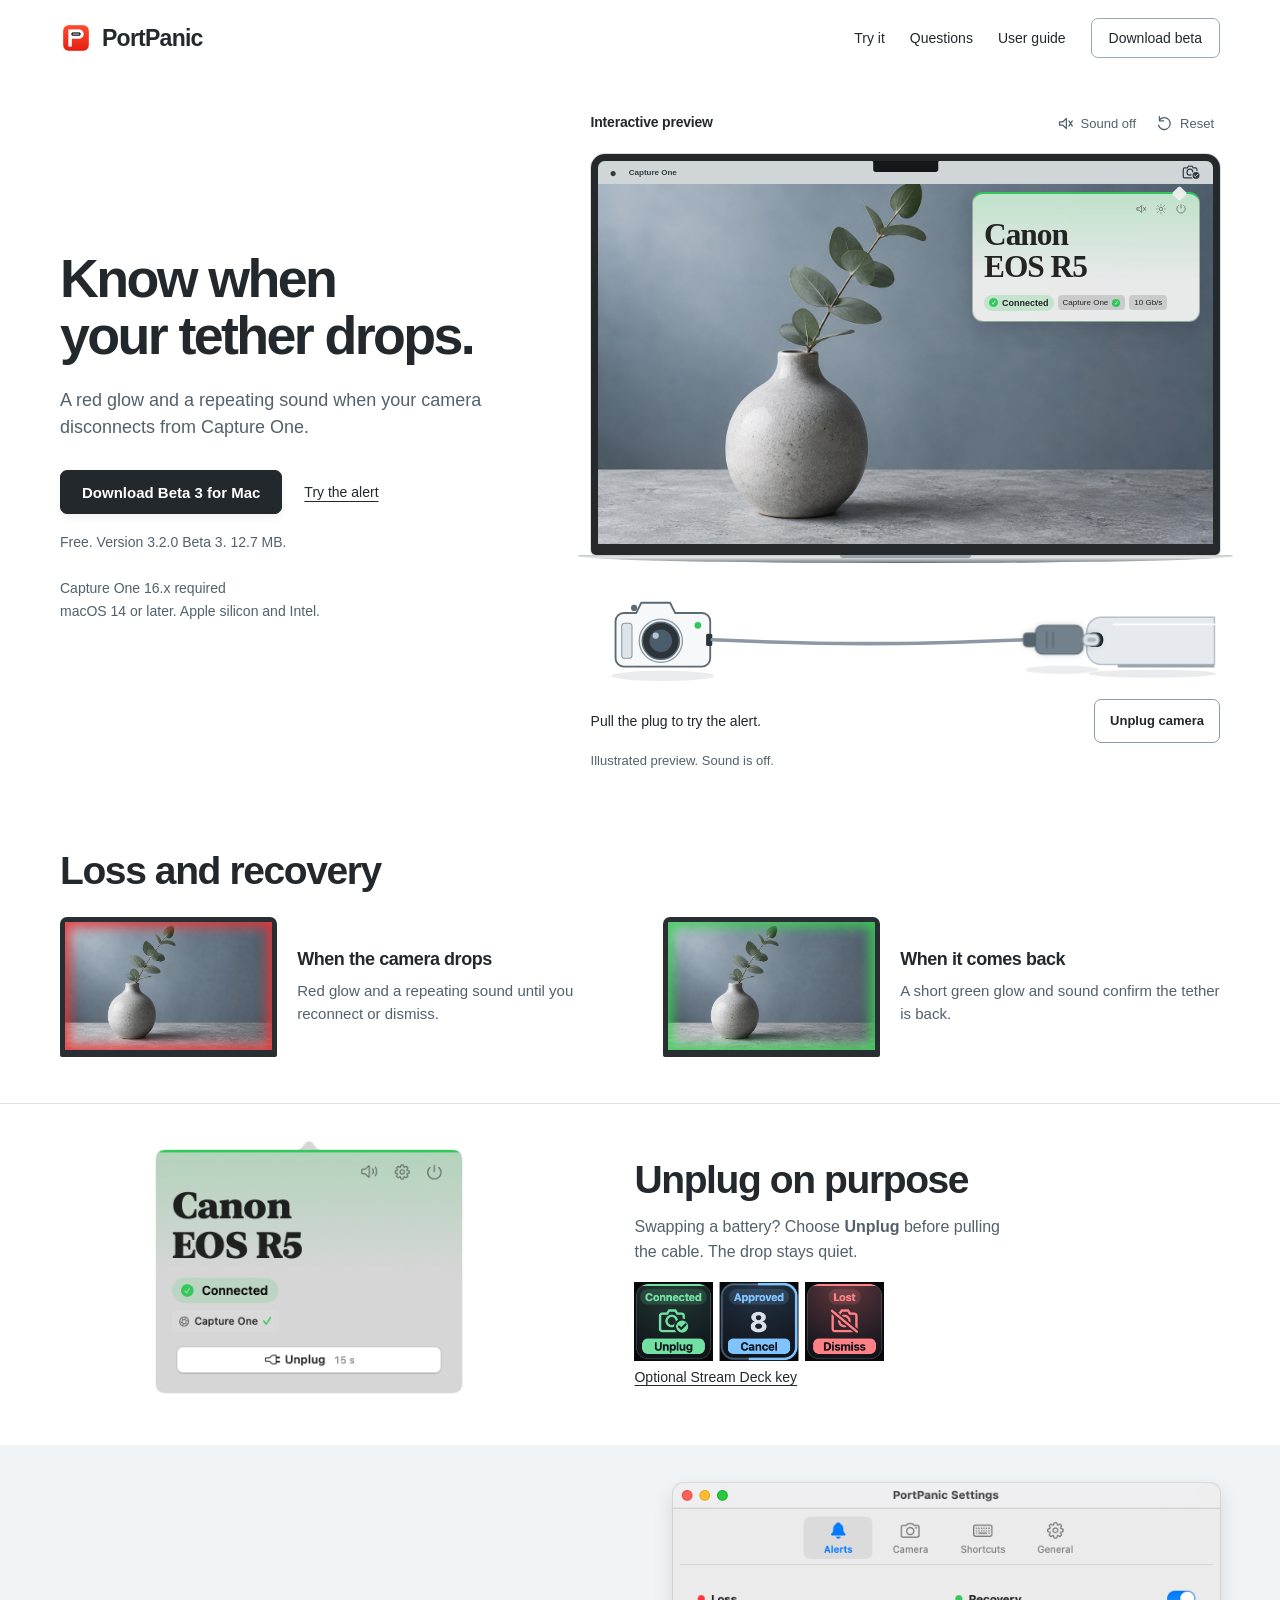
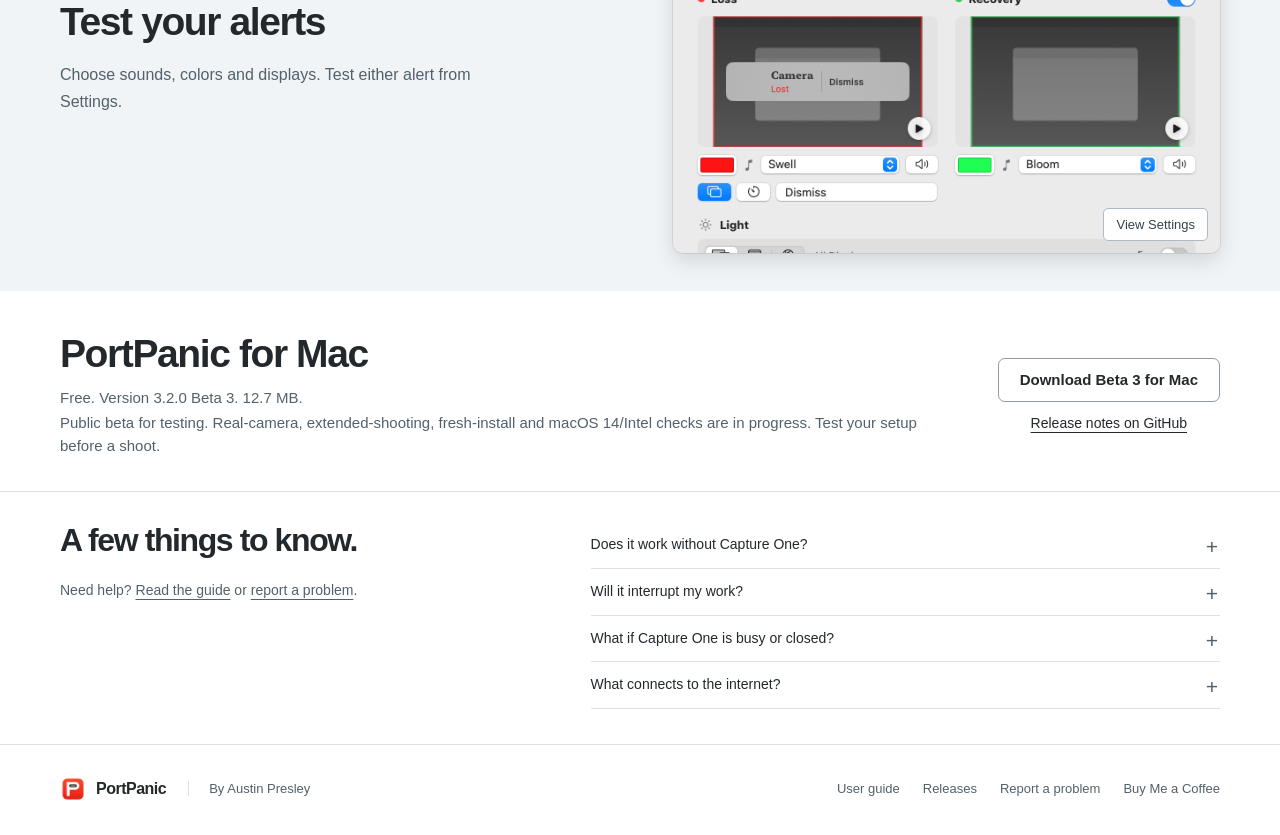
<file: docs/index.html>
<!doctype html>
<html lang="en">
<head>
  <meta charset="utf-8"><meta name="viewport" content="width=device-width,initial-scale=1">
  <meta name="description" content="A red glow and a repeating sound when your camera disconnects from Capture One. PortPanic is free for Mac.">
  <meta name="theme-color" content="#ffffff">
  <link rel="canonical" href="https://austinpresley.github.io/PortPanic-Releases/">
  <meta property="og:type" content="website">
  <meta property="og:site_name" content="PortPanic">
  <meta property="og:url" content="https://austinpresley.github.io/PortPanic-Releases/">
  <meta property="og:title" content="PortPanic | Camera tether alerts for Capture One">
  <meta property="og:description" content="Know when your tether drops. Free public beta for Mac, with camera tether alerts for Capture One.">
  <meta property="og:image" content="https://austinpresley.github.io/PortPanic-Releases/assets/portpanic-beta3-cover.png">
  <meta property="og:image:type" content="image/png">
  <meta property="og:image:width" content="1200">
  <meta property="og:image:height" content="630">
  <meta property="og:image:alt" content="PortPanic 3.2.0 Beta 3. The Connected menu shows Unplug, beside Alerts settings with red Loss and green Recovery previews.">
  <meta name="twitter:card" content="summary_large_image">
  <meta name="twitter:title" content="PortPanic | Camera tether alerts for Capture One">
  <meta name="twitter:description" content="Know when your tether drops. Free public beta for Mac, with camera tether alerts for Capture One.">
  <meta name="twitter:image" content="https://austinpresley.github.io/PortPanic-Releases/assets/portpanic-beta3-cover.png">
  <meta name="twitter:image:alt" content="PortPanic 3.2.0 Beta 3. The Connected menu shows Unplug, beside Alerts settings with red Loss and green Recovery previews.">
  <title>PortPanic | Camera tether alerts for Capture One</title>
  <link rel="icon" href="assets/icon.png"><link rel="stylesheet" href="styles.css?v=beta3-refresh">
  <script type="module" src="app.js?v=beta3-refresh"></script>
</head>
<body>
  <a class="skip-link" href="#main">Skip to content</a>
  <header class="header wrap">
    <a class="brand" href="./" aria-label="PortPanic home"><img src="assets/icon.png" width="32" height="32" alt=""><span>PortPanic</span></a>
    <nav aria-label="Main navigation"><a href="#try-it" data-section-link>Try it</a><a class="nav-questions" href="#questions" data-section-link>Questions</a><a href="guide.html">User guide</a><a class="nav-release" href="#download" data-section-link>Download beta</a></nav>
  </header>
  <main id="main" tabindex="-1">
    <section class="hero wrap" aria-labelledby="hero-title">
      <div class="hero-copy">
        <h1 id="hero-title">Know when<br> your tether drops.</h1>
        <p class="intro">A red glow and a repeating sound when your camera disconnects from Capture One.</p>
        <div class="hero-actions"><a id="hero-action" class="button primary" href="https://github.com/austinpresley/PortPanic-Releases/releases/download/v3.2.0-beta.3-474/PortPanic-3.2.0-474-beta.dmg">Download Beta 3 for Mac</a><a class="secondary-link" href="#try-it" data-section-link>Try the alert</a></div>
        <p id="hero-availability" class="availability"><span class="availability-desktop">Free. Version 3.2.0 Beta 3.</span><span class="availability-mobile">Free. Version 3.2.0 Beta 3.</span></p>
      </div>
      <div class="demo-area" id="try-it" data-plugged="true" aria-labelledby="demo-title">
        <div class="demo-toolbar"><h2 id="demo-title" tabindex="-1">Interactive preview</h2><div class="demo-controls"><button type="button" id="demo-sound" aria-label="Enable preview sound" aria-pressed="false" data-muted="true"><svg viewBox="0 0 20 20" aria-hidden="true"><path d="M3 8h4l4-4v12l-4-4H3z"/><path class="sound-waves" d="M14 7a5 5 0 0 1 0 6m2-9a9 9 0 0 1 0 12"/><path class="sound-slash" d="m14 7 4 6m0-6-4 6"/></svg><span>Sound off</span></button><button type="button" id="demo-reset"><svg viewBox="0 0 20 20" aria-hidden="true"><path d="M4 6a7 7 0 1 1-1 6M4 2v5h5"/></svg>Reset</button></div></div>
        <div class="demo-stage"><span class="demo-ambient" aria-hidden="true"></span>
          <div class="demo-screen" id="demo-screen" data-state="connected" data-alert="none" role="group" aria-label="Example PortPanic camera status" aria-describedby="demo-caption">
            <div class="screen-menu"><span class="menu-apple" aria-hidden="true">●</span><span>Capture One</span><span class="menu-camera" id="menu-camera" data-symbol="connected" aria-hidden="true"><svg viewBox="0 0 22 16"><defs><mask id="camera-badge-moat"><path fill="white" d="M0 0h22v16H0z"/><circle cx="16.5" cy="11.2" r="5.1" fill="black"/></mask></defs><g mask="url(#camera-badge-moat)"><path d="M2.5 12.5v-8A1.5 1.5 0 0 1 4 3h3l1.2-2h4l1.2 2H16a1.5 1.5 0 0 1 1.5 1.5v8A1.5 1.5 0 0 1 16 14H4a1.5 1.5 0 0 1-1.5-1.5Z"/><circle cx="9.85" cy="7.65" r="3.25"/></g><circle class="menu-badge" cx="16.5" cy="11.2" r="3.8"/><path class="menu-badge-mark connected" d="m14.3 11.3 1.5 1.4 2.8-2.9"/><path class="menu-badge-mark lost" d="M16.5 9.3v1.8m0 1.7v.1"/></svg></span></div>
            <img class="session-art" src="assets/studio-still-life.jpg" width="1536" height="1024" alt="" fetchpriority="high">
            <div class="demo-card">
              <div class="card-top" aria-hidden="true"><span class="card-tools"><svg class="card-speaker" viewBox="0 0 20 20"><path d="M3 8h4l4-4v12l-4-4H3zM14 7a5 5 0 0 1 0 6m2-9a9 9 0 0 1 0 12"/></svg><svg viewBox="0 0 20 20"><circle cx="10" cy="10" r="3"/><path d="M10 2v2m0 12v2M2 10h2m12 0h2M4 4l2 2m8 8 2 2M4 16l2-2m8-8 2-2"/></svg><svg viewBox="0 0 20 20"><path d="M10 2v7m-4-5a7 7 0 1 0 8 0"/></svg></span></div>
              <div class="camera-name" id="camera-name"><span>Canon</span><span>EOS R5</span></div>
              <div class="card-status-row"><span class="status-pill"><span class="status-symbol" id="card-status-symbol" data-symbol="connected" aria-hidden="true"></span><strong id="card-status-text">Connected</strong></span><span id="card-source">Capture One</span><span id="card-speed-row" aria-label="Link Speed 10 gigabits per second">10 Gb/s</span></div>
              <div class="card-foot" id="card-loss-row" hidden><button id="card-dismiss" type="button" data-dismiss-preview>Dismiss</button></div>
            </div>
            <svg class="display-glow" aria-hidden="true" focusable="false" preserveAspectRatio="none">
              <defs>
                <path id="display-outline"/>
                <path id="display-exterior" fill="currentColor" fill-rule="evenodd"/>
                <clipPath id="display-visible" clipPathUnits="userSpaceOnUse"><use href="#display-outline"/></clipPath>
                <filter id="glow-band-filter" filterUnits="userSpaceOnUse" color-interpolation-filters="sRGB"><feGaussianBlur/></filter>
                <filter id="glow-compact-filter" filterUnits="userSpaceOnUse" color-interpolation-filters="sRGB"><feGaussianBlur/></filter>
                <filter id="glow-expanded-filter" filterUnits="userSpaceOnUse" color-interpolation-filters="sRGB"><feGaussianBlur/></filter>
              </defs>
              <path class="notch-housing"/>
              <g class="edge-light" clip-path="url(#display-visible)">
                <g class="glow-core"><use href="#display-outline" stroke-width="2" opacity=".95"/></g>
                <g class="glow-band"><use href="#display-exterior" filter="url(#glow-band-filter)" opacity=".7"/></g>
                <g class="glow-halo-compact"><use href="#display-exterior" filter="url(#glow-compact-filter)" opacity=".6"/></g>
                <g class="glow-halo-expanded"><use href="#display-exterior" filter="url(#glow-expanded-filter)" opacity=".62"/></g>
              </g>
            </svg>
            <div class="demo-dismiss" id="overlay-dismiss" hidden><div class="dismiss-context"><strong class="dismiss-camera">Canon EOS R5</strong><div class="dismiss-status"><svg class="dismiss-symbol" viewBox="0 0 24 24" aria-hidden="true"><path d="M4 8v11h14M6 6h2l2-3h5l2 3h3v10m-9-6a4 4 0 0 1 5 5M3 3l18 18"/></svg><strong>Lost</strong><span class="dismiss-source">Capture One</span></div></div><div class="dismiss-action"><button type="button" data-dismiss-preview aria-label="Dismiss example alert for Canon EOS R5">Dismiss</button></div></div>
          </div>
          <div class="computer-base" aria-hidden="true"></div>
        </div>
        <div class="tether-panel" data-hint="true" data-dragging="false" data-plugged="true" data-state="connected" data-pending="false">
          <button type="button" class="tether-toggle" id="tether-toggle" aria-label="Unplug example camera by dragging or pressing" aria-describedby="tether-action"><svg class="tether-drawing" viewBox="0 0 600 120" aria-hidden="true">
              <ellipse class="desk-shadow" cx="64" cy="97" rx="50" ry="5"/>
              <ellipse class="desk-shadow plug-shadow" cx="26" cy="91" rx="36" ry="4"/>
              <g class="tether-camera">
                <path class="camera-body" d="M26 36h12l5-10h28l5 10h26a8 8 0 0 1 8 8v36a8 8 0 0 1-8 8H26a8 8 0 0 1-8-8V44a8 8 0 0 1 8-8Z"/>
                <rect class="camera-grip" x="24" y="46" width="10" height="34" rx="3"/>
                <circle class="camera-ring" cx="62" cy="63" r="21"/>
                <circle class="camera-lens" cx="62" cy="63" r="18"/>
                <circle class="camera-glass" cx="62" cy="63" r="11"/>
                <circle class="camera-glint" cx="57" cy="58" r="3"/>
                <circle class="camera-shutter" cx="36" cy="31" r="3"/>
                <circle class="camera-led" cx="98" cy="48" r="3.2"/>
                <rect class="camera-port" x="106" y="56" width="6" height="12" rx="1.5"/>
              </g>
              <path class="wire" d="M112 62C156.1 88.8 179.9 88.8 224 62"/>
              <g class="tether-mac">
                <ellipse class="desk-shadow" cx="540" cy="95" rx="62" ry="4"/>
                <path class="mac-base" d="M490 40h110v46H490a14 14 0 0 1-14-14V54a14 14 0 0 1 14-14Z"/>
                <path class="mac-line" d="M502 47h98"/>
                <path class="mac-foot" d="M506 86h94v3h-94z"/>
                <circle class="port-ring" cx="483" cy="62" r="15"/>
                <rect class="port-slot" x="476" y="55" width="16" height="14" rx="6"/>
                <rect class="port-inner" x="479" y="59" width="10" height="6" rx="3"/>
              </g>
              <g class="tether-plug">
                <rect class="plug-relief" x="-12" y="55" width="14" height="14" rx="4"/>
                <rect class="plug-body" x="0" y="48" width="46" height="28" rx="7"/>
                <path class="plug-ridge" d="M11 55v14M17 55v14"/>
                <rect class="plug-tip" x="46" y="56" width="16" height="12" rx="5"/>
                <rect class="plug-line" x="50" y="60" width="9" height="4" rx="2"/>
              </g>
            </svg></button>
          <div class="tether-actions"><p id="tether-action" aria-live="polite">Pull the plug to try the alert.</p><button type="button" class="button outline" id="tether-action-button">Unplug camera</button></div>
        </div>
        <p class="demo-caption" id="demo-caption">Illustrated preview. Sound is off.</p>
        <p class="sound-feedback" id="sound-feedback" role="status"></p>
        <audio id="loss-audio" src="assets/sounds/swell.wav" preload="auto" loop></audio><audio id="recovery-audio" src="assets/sounds/bloom.wav" preload="auto"></audio>
      </div>
      <p class="compatibility">Capture One 16.x required<br>macOS 14 or later. Apple silicon and Intel.</p>
    </section>
    <section id="how-it-works" class="how wrap" aria-labelledby="how-title">
      <h2 id="how-title">Loss and recovery</h2>
      <div class="alert-pair"><article><div class="alert-sample loss-sample" aria-hidden="true"><img src="assets/studio-still-life.jpg" width="1536" height="1024" alt="" loading="lazy"></div><div><h3>When the camera drops</h3><p>Red glow and a repeating sound until you reconnect or dismiss.</p></div></article><article><div class="alert-sample recovery-sample" aria-hidden="true"><img src="assets/studio-still-life.jpg" width="1536" height="1024" alt="" loading="lazy"></div><div><h3>When it comes back</h3><p>A short green glow and sound confirm the tether is back.</p></div></article></div>
    </section>
    <section class="unplug wrap" aria-labelledby="unplug-title">
      <picture class="unplug-menu"><source media="(prefers-color-scheme: dark)" srcset="assets/unplug-beta3-dark.png"><img src="assets/unplug-beta3-light.png" width="366" height="296" alt="PortPanic's Connected menu showing a Canon EOS R5 and the Unplug button with a 15-second window." loading="lazy"></picture>
      <div><h2 id="unplug-title">Unplug on purpose</h2><p>Swapping a battery? Choose <strong>Unplug</strong> before pulling the cable. The drop stays quiet.</p><a class="stream-deck-link" href="guide.html#stream-deck"><img src="assets/stream-deck-beta3.png" width="456" height="144" alt="PortPanic Control key showing Connected, the approval countdown, and Lost." loading="lazy"><span>Optional Stream Deck key</span></a></div>
    </section>
    <section class="settings-band" aria-labelledby="settings-title"><div class="settings-layout wrap"><div class="settings-copy"><h2 id="settings-title">Test your alerts</h2><p>Choose sounds, colors and displays. Test either alert from Settings.</p></div><figure class="settings-figure"><button type="button" id="settings-enlarge" aria-label="View PortPanic Settings at full size"><picture><source media="(prefers-color-scheme: dark)" srcset="assets/alerts-settings-beta3-dark.png"><img src="assets/alerts-settings-beta3.png" width="620" height="708" alt="PortPanic Alerts settings with Loss and Recovery previews and sound and color controls." loading="lazy"></picture><span class="image-hint">View Settings</span></button></figure></div></section>
    <section id="download" class="release wrap" aria-labelledby="release-title"><div><h2 id="release-title" tabindex="-1">PortPanic for Mac</h2><p id="download-status">Free. Version 3.2.0 Beta 3.</p><p id="release-detail">Public beta for testing. Real-camera, extended-shooting, fresh-install and macOS 14/Intel checks are in progress. Test your setup before a shoot.</p></div><div class="release-actions"><a id="download-link" class="button outline" href="https://github.com/austinpresley/PortPanic-Releases/releases/download/v3.2.0-beta.3-474/PortPanic-3.2.0-474-beta.dmg">Download Beta 3 for Mac</a><a href="https://github.com/austinpresley/PortPanic-Releases/releases">Release notes on GitHub</a></div></section>
    <section id="questions" class="questions wrap" aria-labelledby="questions-title"><div><h2 id="questions-title" tabindex="-1">A few things to know.</h2><p class="help-line">Need help? <a href="guide.html">Read the guide</a> or <a href="https://github.com/austinpresley/PortPanic-Releases/issues/new?template=bug_report.yml">report a problem</a>.</p></div><div class="question-list">
      <details><summary>Does it work without Capture One?</summary><p>No. PortPanic reads Capture One's tethered-camera list. USB events can detect a cable drop sooner. Capture One 16.x is required.</p></details>
      <details><summary>Will it interrupt my work?</summary><p>The alert leaves keyboard focus in the app you are using. Clicks pass through the glow. Only Dismiss takes a click.</p></details>
      <details><summary>What if Capture One is busy or closed?</summary><p>If Capture One stops answering, PortPanic shows the last known status. That warning alone does not trigger a camera loss alert. Quitting Capture One or closing your session or catalog leaves PortPanic quiet.</p></details>
      <details><summary>What connects to the internet?</summary><p>Only updates and release notes. Camera monitoring and logs stay on your Mac. No account or analytics.</p></details>
    </div></section>
  </main>
  <footer class="footer wrap"><a class="brand" href="./"><img src="assets/icon.png" width="26" height="26" alt=""><span>PortPanic</span></a><p>By Austin Presley</p><nav aria-label="Footer"><a href="guide.html">User guide</a><a href="https://github.com/austinpresley/PortPanic-Releases/releases">Releases</a><a href="https://github.com/austinpresley/PortPanic-Releases/issues/new?template=bug_report.yml">Report a problem</a><a href="https://buymeacoffee.com/apresley">Buy Me a Coffee</a></nav></footer>
  <dialog class="settings-dialog" id="settings-dialog" aria-labelledby="settings-dialog-title"><div class="image-toolbar"><h2 id="settings-dialog-title">PortPanic Settings</h2><button type="button" id="settings-close">Close</button></div><div class="settings-image-scroll"><picture><source media="(prefers-color-scheme: dark)" srcset="assets/alerts-settings-beta3-dark.png"><img src="assets/alerts-settings-beta3.png" width="620" height="708" alt="Full native PortPanic Alerts settings window."></picture></div></dialog>
</body></html>
</file>
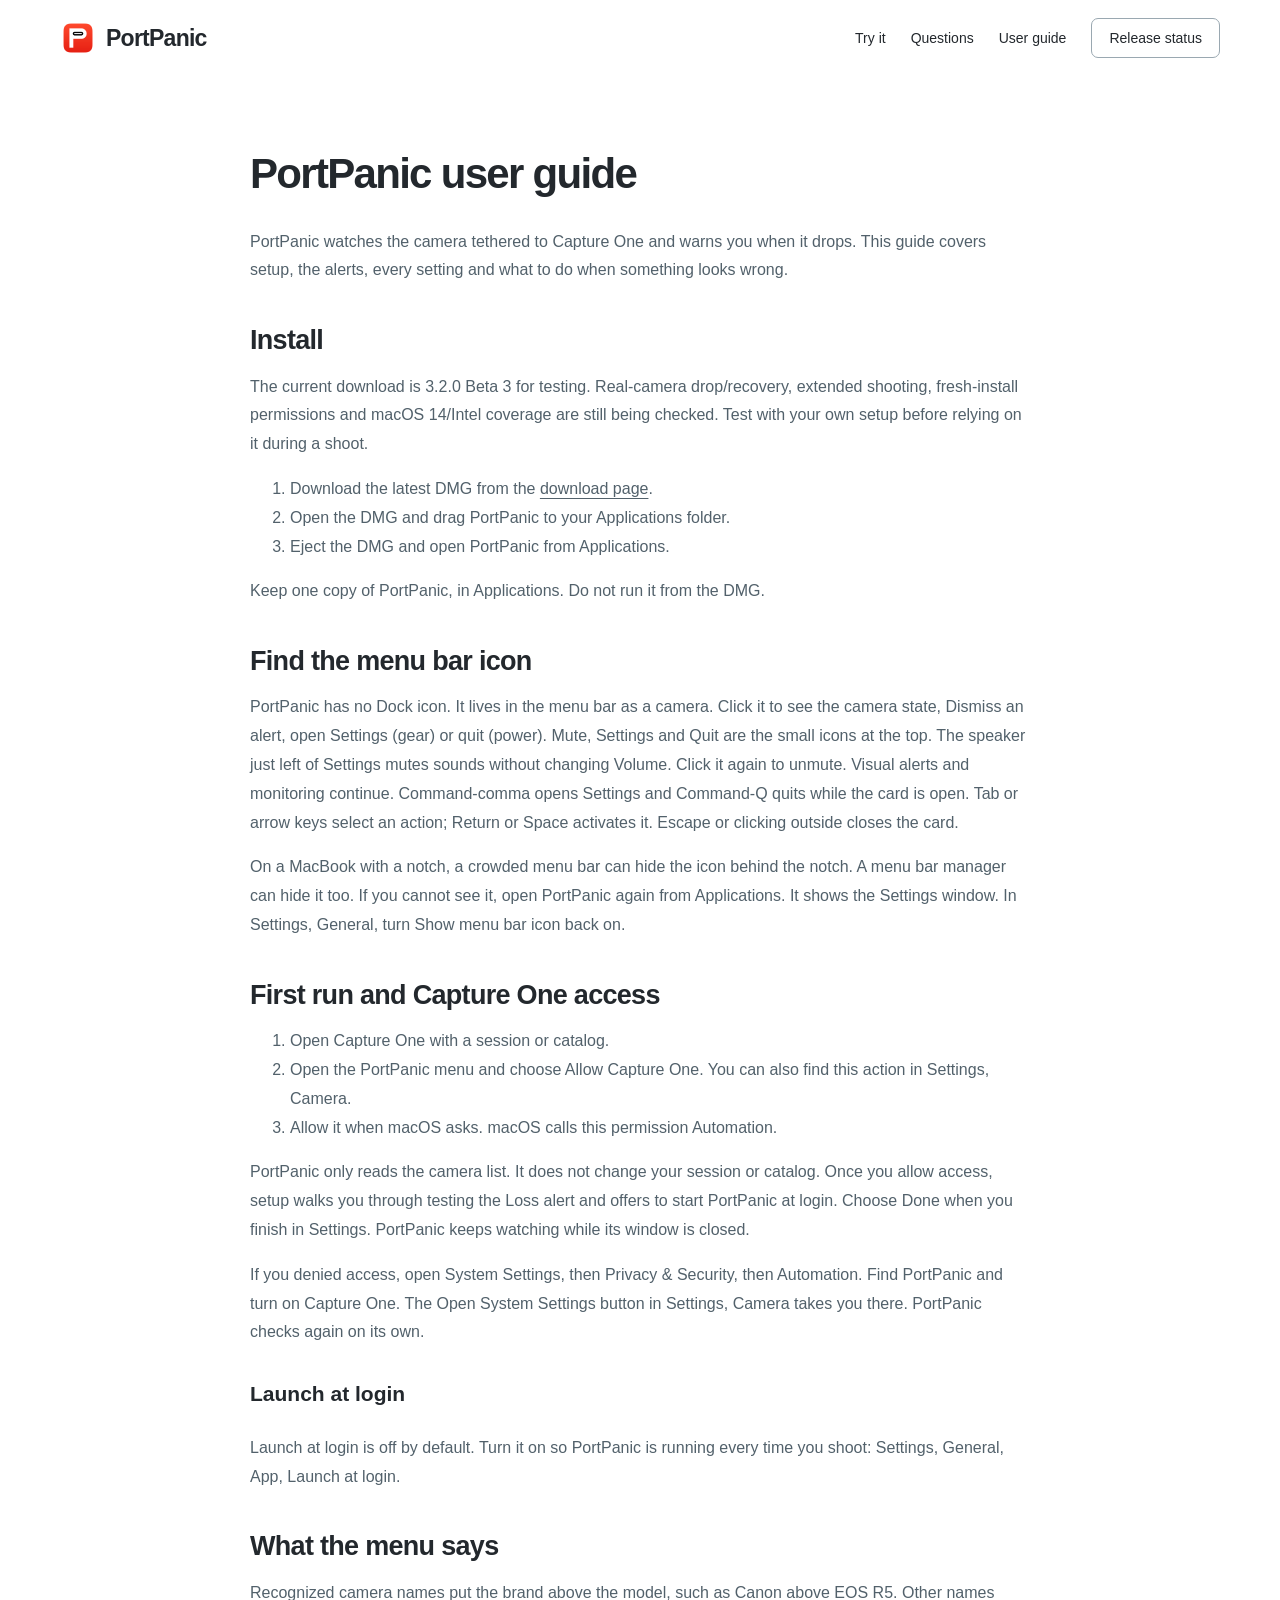
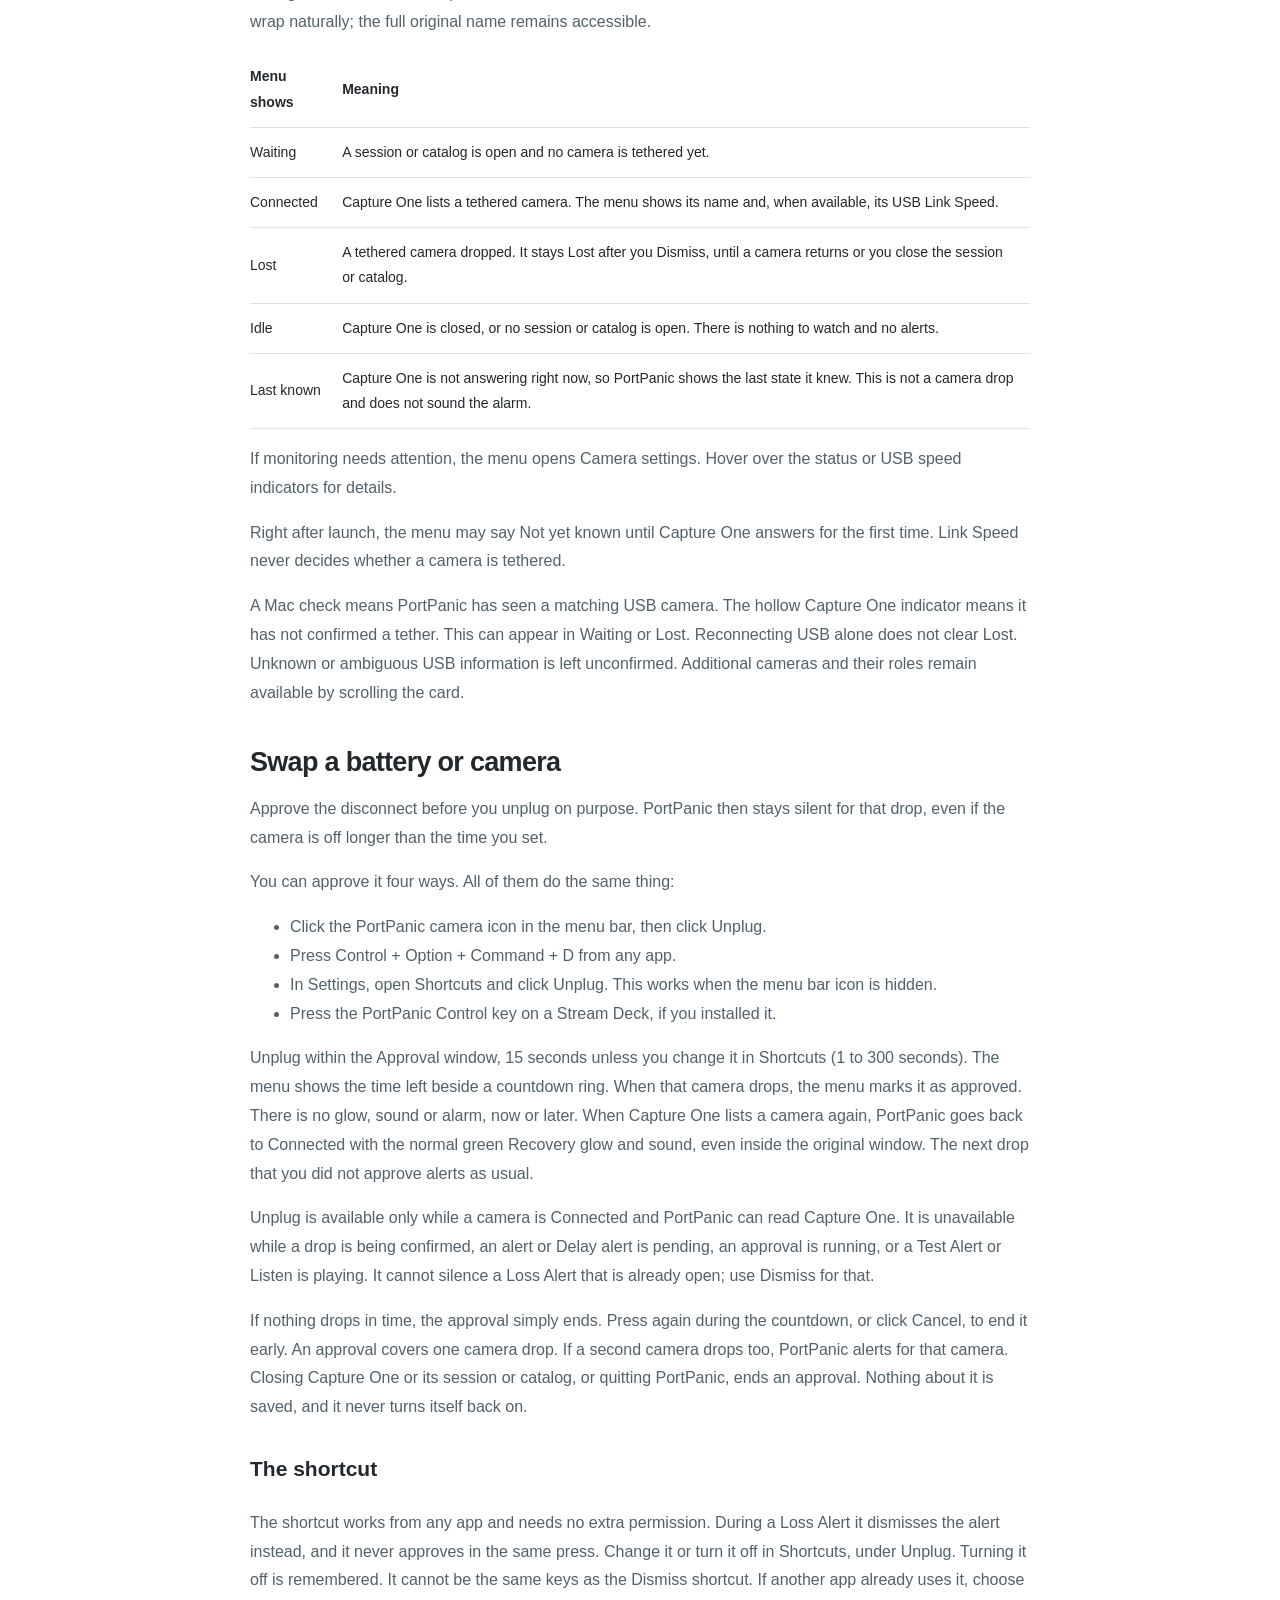
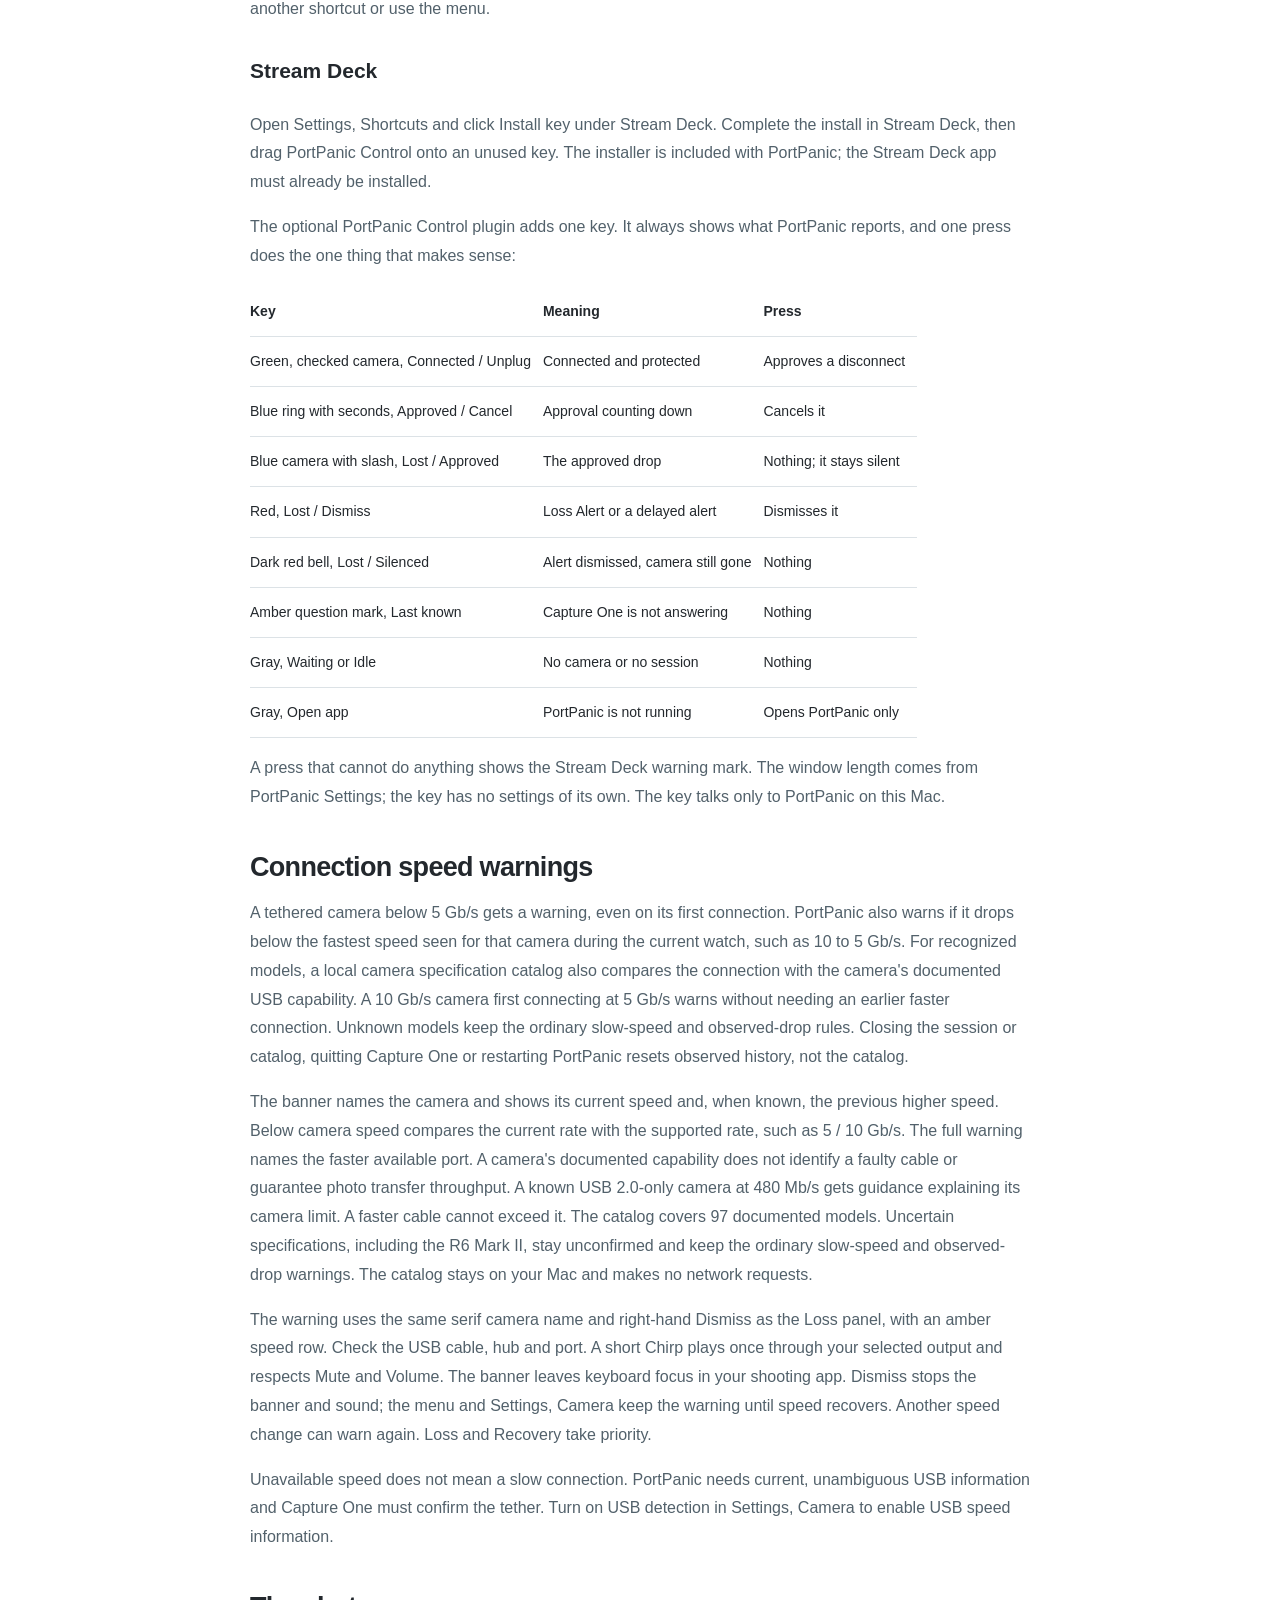
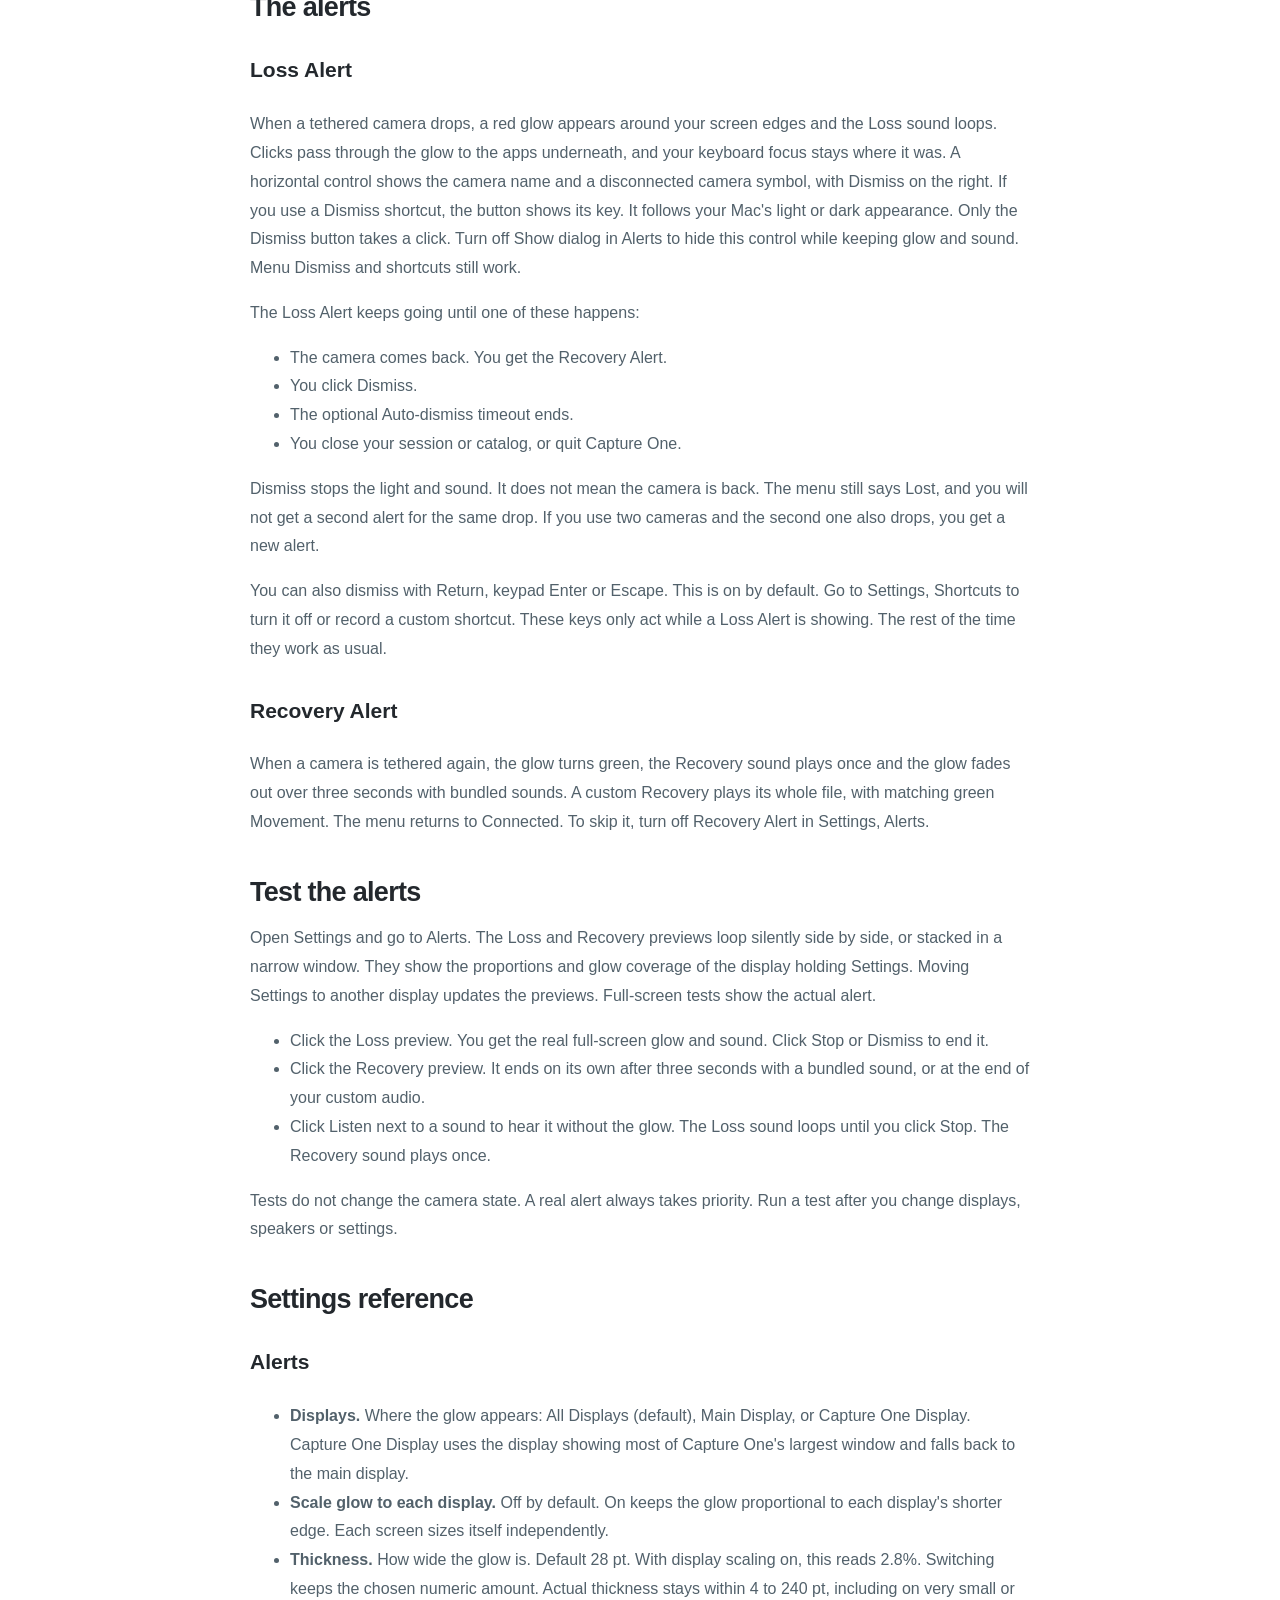
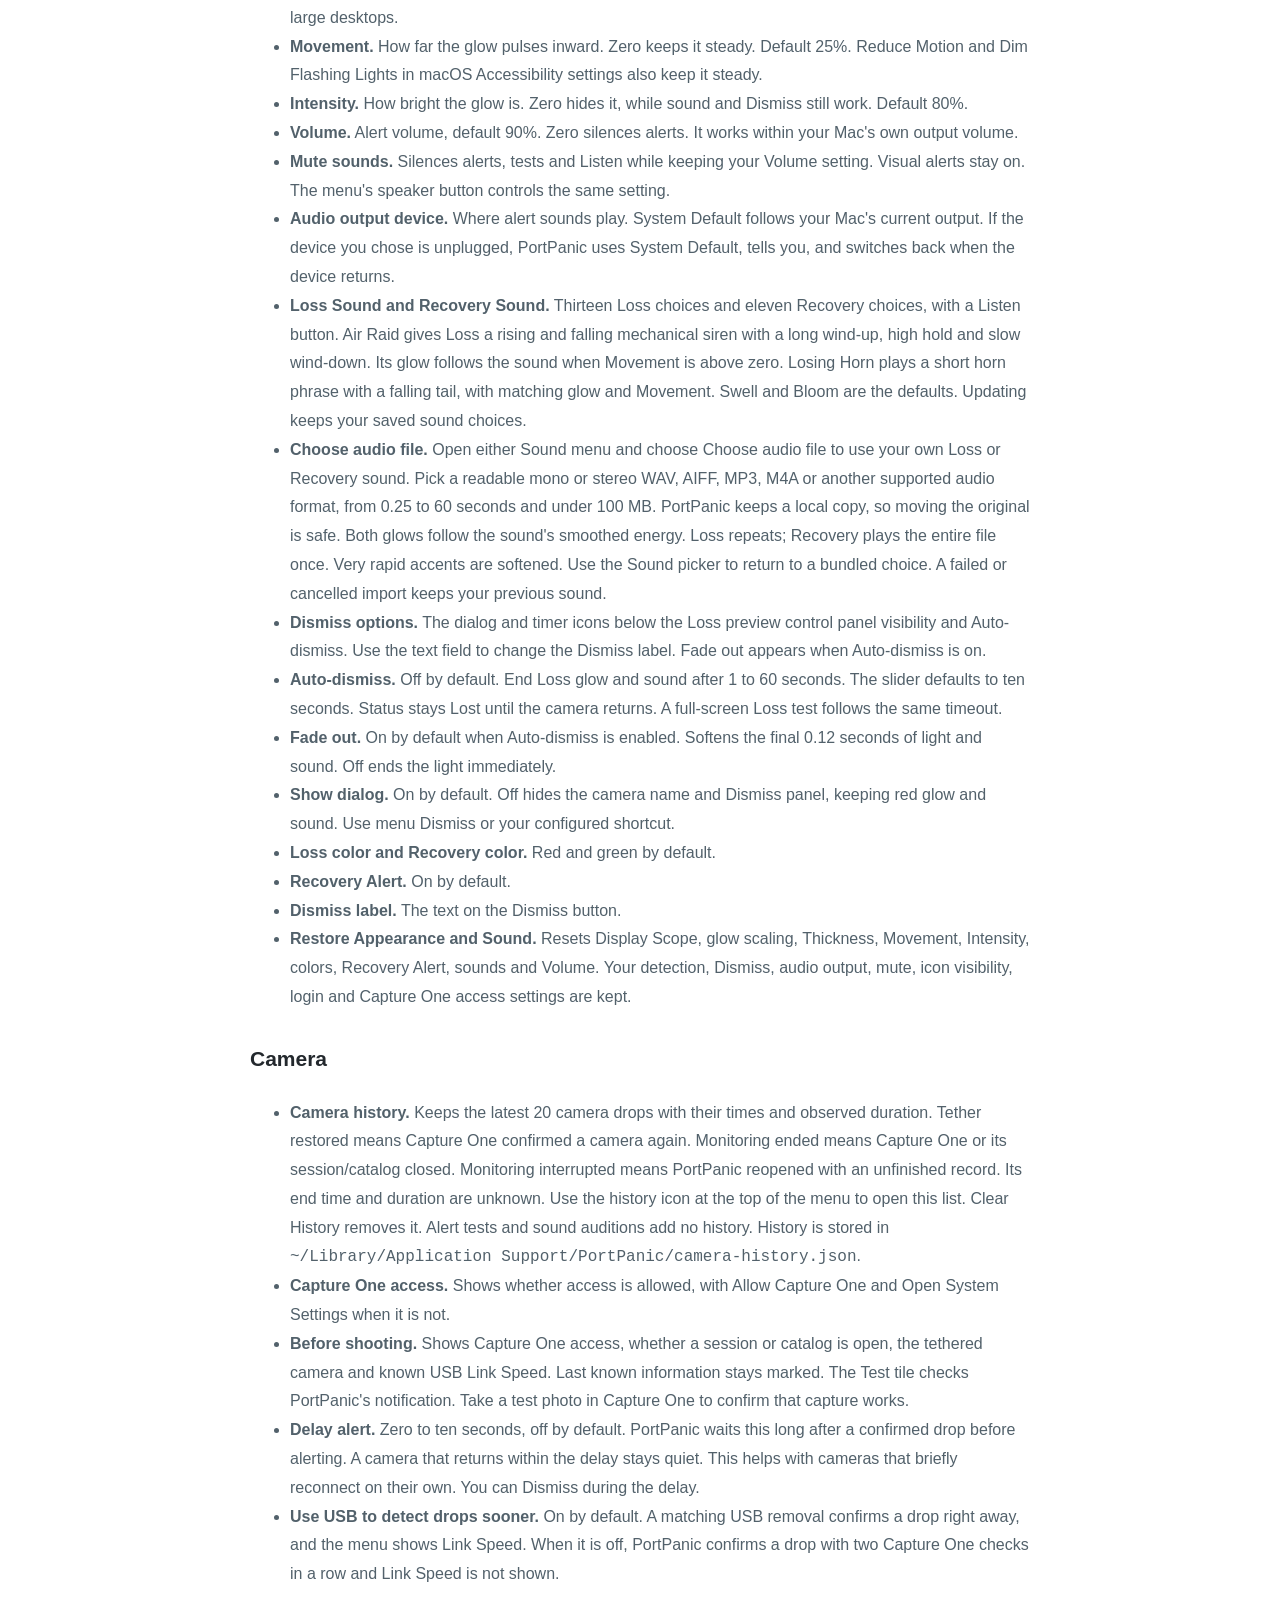
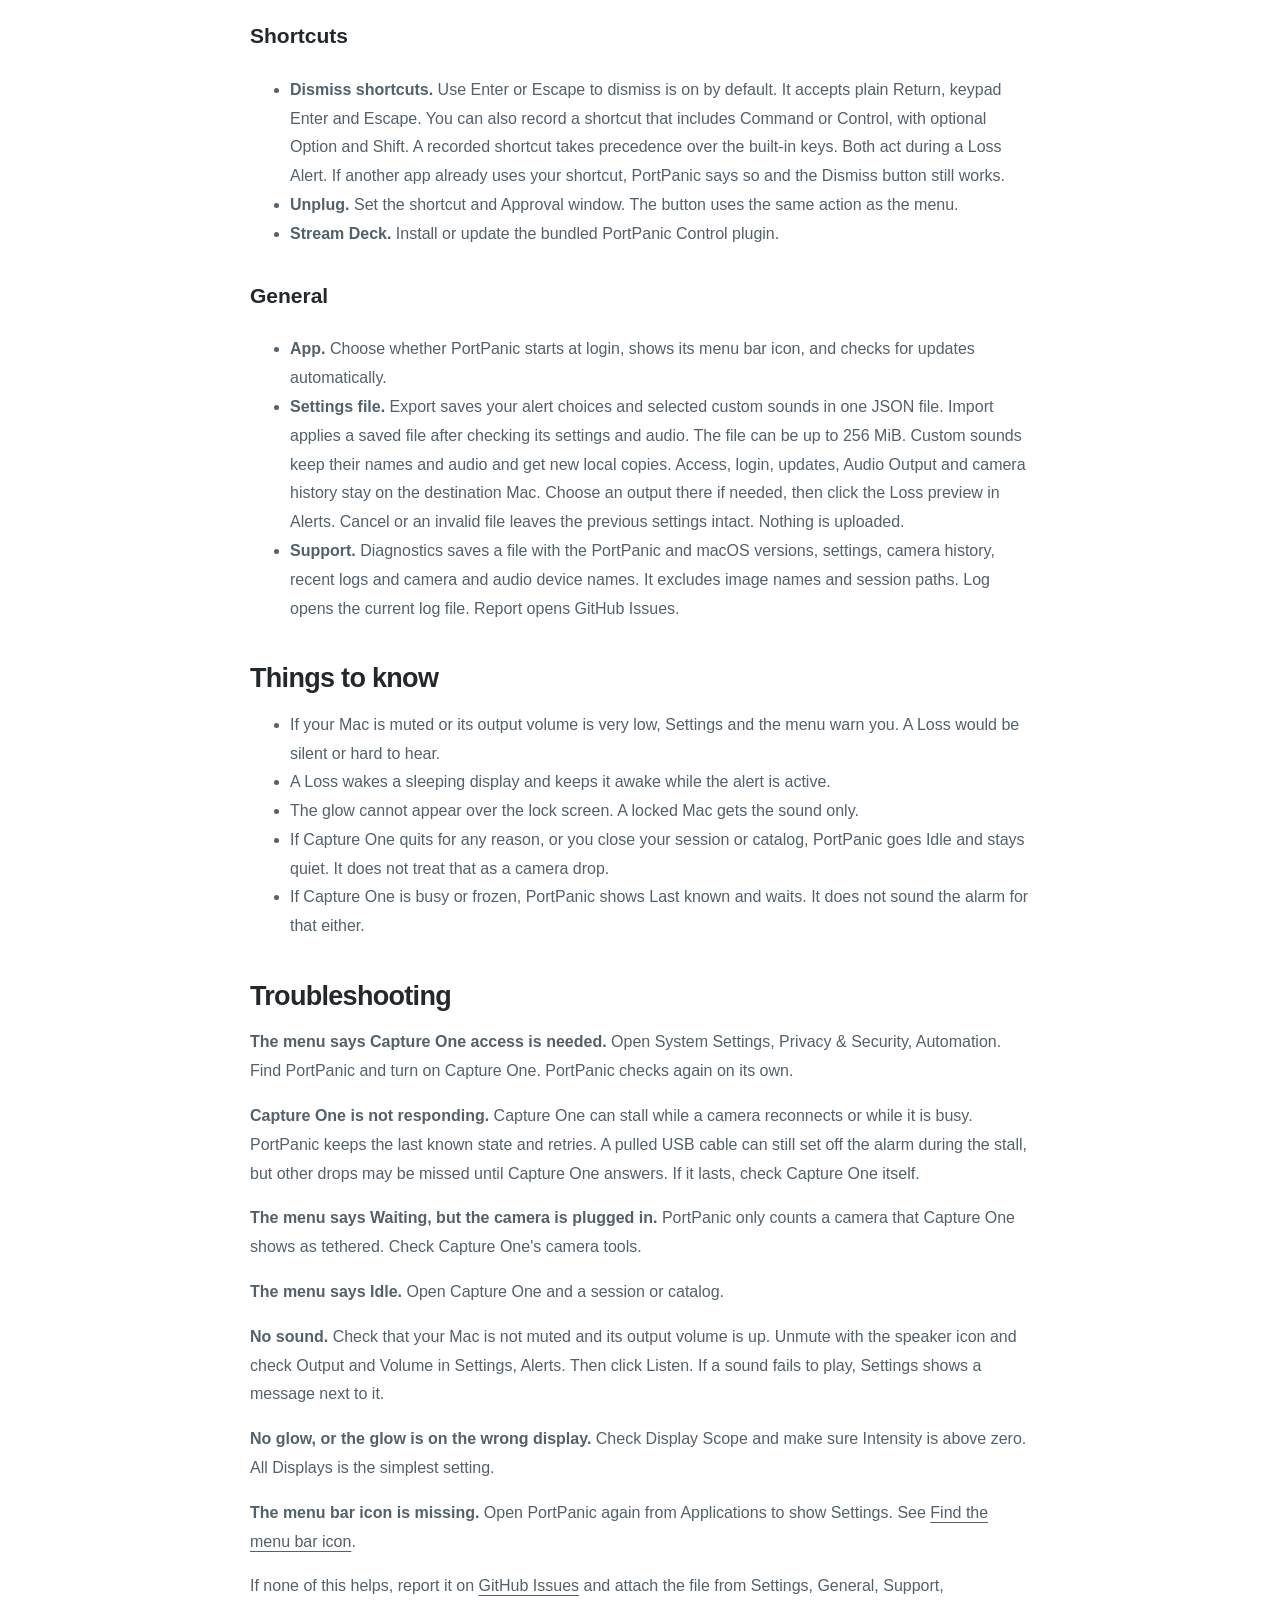
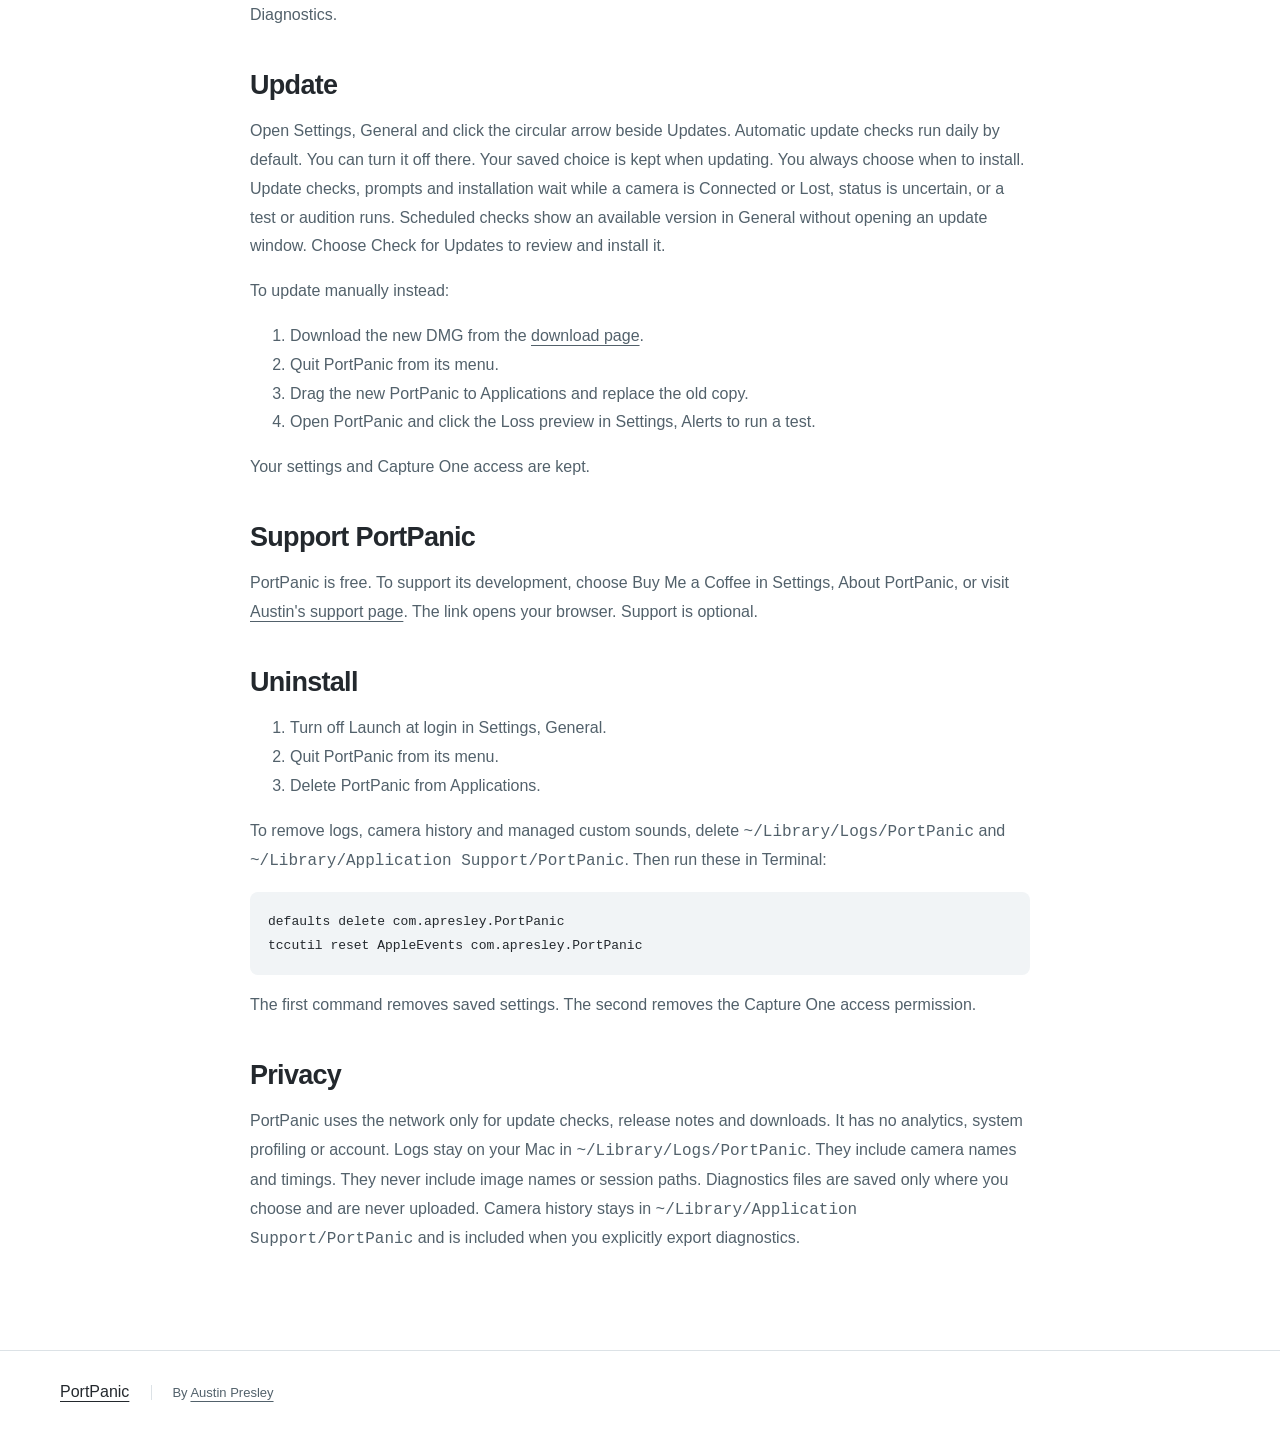
<file: docs/guide.html>
<!doctype html><html lang="en"><head><meta charset="utf-8"><meta name="viewport" content="width=device-width,initial-scale=1"><title>PortPanic user guide</title><link rel="icon" href="assets/icon.png"><link rel="stylesheet" href="styles.css?v=notch-1"></head><body><header class="header wrap"><a class="brand" href="./"><img src="assets/icon.png" width="36" height="36" alt="">PortPanic</a><nav aria-label="Main navigation"><a href="./#try-it">Try it</a><a class="nav-questions" href="./#questions">Questions</a><a href="guide.html">User guide</a><a class="nav-release" href="./#download">Release status</a></nav></header><main class="guide wrap"><h1 id="portpanic-user-guide">PortPanic user guide</h1>
<p>PortPanic watches the camera tethered to Capture One and warns you when it
drops. This guide covers setup, the alerts, every setting and what to do when
something looks wrong.</p>
<h2 id="install">Install</h2>
<p>The current download is 3.2.0 Beta 3 for testing. Real-camera drop/recovery, extended shooting, fresh-install permissions and macOS 14/Intel coverage are still being checked. Test with your own setup before relying on it during a shoot.</p>
<ol>
<li>Download the latest DMG from the
   <a href="https://austinpresley.github.io/PortPanic-Releases/#download">download page</a>.</li>
<li>Open the DMG and drag PortPanic to your Applications folder.</li>
<li>Eject the DMG and open PortPanic from Applications.</li>
</ol>
<p>Keep one copy of PortPanic, in Applications. Do not run it from the DMG.</p>
<h2 id="find-the-menu-bar-icon">Find the menu bar icon</h2>
<p>PortPanic has no Dock icon. It lives in the menu bar as a camera. Click it to see
the camera state, Dismiss an alert, open Settings (gear) or quit (power).
Mute, Settings and Quit are the small icons at the top. The speaker just left
of Settings mutes sounds without changing Volume. Click it again to unmute.
Visual alerts and monitoring continue. Command-comma opens Settings
and Command-Q quits while the card is open. Tab or arrow keys select an action;
Return or Space activates it. Escape or clicking outside closes the card.</p>
<p>On a MacBook with a notch, a crowded menu bar can hide the icon behind the
notch. A menu bar manager can hide it too. If you cannot see it, open
PortPanic again from Applications. It shows the Settings window.
In Settings, General, turn Show menu bar icon back on.</p>
<h2 id="first-run-and-capture-one-access">First run and Capture One access</h2>
<ol>
<li>Open Capture One with a session or catalog.</li>
<li>Open the PortPanic menu and choose Allow Capture One. You can also find
   this action in Settings, Camera.</li>
<li>Allow it when macOS asks. macOS calls this permission Automation.</li>
</ol>
<p>PortPanic only reads the camera list. It does not change your session or
catalog. Once you allow access, setup walks you through testing the Loss alert
and offers to start PortPanic at login. Choose Done when you finish in Settings.
PortPanic keeps watching while its window is closed.</p>
<p>If you denied access, open System Settings, then Privacy &amp; Security, then
Automation. Find PortPanic and turn on Capture One. The Open System Settings
button in Settings, Camera takes you there. PortPanic checks again on its
own.</p>
<h3 id="launch-at-login">Launch at login</h3>
<p>Launch at login is off by default. Turn it on so PortPanic is running every
time you shoot: Settings, General, App, Launch at login.</p>
<h2 id="what-the-menu-says">What the menu says</h2>
<p>Recognized camera names put the brand above the model, such as Canon above
EOS R5. Other names wrap naturally; the full original name remains accessible.</p>
<table>
<thead>
<tr>
<th>Menu shows</th>
<th>Meaning</th>
</tr>
</thead>
<tbody>
<tr>
<td>Waiting</td>
<td>A session or catalog is open and no camera is tethered yet.</td>
</tr>
<tr>
<td>Connected</td>
<td>Capture One lists a tethered camera. The menu shows its name and, when available, its USB Link Speed.</td>
</tr>
<tr>
<td>Lost</td>
<td>A tethered camera dropped. It stays Lost after you Dismiss, until a camera returns or you close the session or catalog.</td>
</tr>
<tr>
<td>Idle</td>
<td>Capture One is closed, or no session or catalog is open. There is nothing to watch and no alerts.</td>
</tr>
<tr>
<td>Last known</td>
<td>Capture One is not answering right now, so PortPanic shows the last state it knew. This is not a camera drop and does not sound the alarm.</td>
</tr>
</tbody>
</table>
<p>If monitoring needs attention, the menu opens Camera settings. Hover over
the status or USB speed indicators for details.</p>
<p>Right after launch, the menu may say Not yet known until Capture One answers
for the first time. Link Speed never decides whether
a camera is tethered.</p>
<p>A Mac check means PortPanic has seen a matching USB camera. The hollow Capture
One indicator means it has not confirmed a tether. This can appear in Waiting
or Lost. Reconnecting USB alone does not clear Lost. Unknown or ambiguous USB
information is left unconfirmed. Additional cameras and their roles remain
available by scrolling the card.</p>
<h2 id="swap-a-battery-or-camera">Swap a battery or camera</h2>
<p>Approve the disconnect before you unplug on purpose. PortPanic then stays
silent for that drop, even if the camera is off longer than the time you set.</p>
<p>You can approve it four ways. All of them do the same thing:</p>
<ul>
<li>Click the PortPanic camera icon in the menu bar, then click Unplug.</li>
<li>Press Control + Option + Command + D from any app.</li>
<li>In Settings, open Shortcuts and click Unplug. This works when the
  menu bar icon is hidden.</li>
<li>Press the PortPanic Control key on a Stream Deck, if you installed it.</li>
</ul>
<p>Unplug within the Approval window, 15 seconds unless you change it in Shortcuts
(1 to 300 seconds). The menu shows the time left beside a countdown ring.
When that camera drops, the menu marks it as approved.
There is no glow, sound or alarm, now or later. When Capture One lists a camera
again, PortPanic goes back to Connected with the normal green Recovery glow
and sound, even inside the original window. The next drop that you did
not approve alerts as usual.</p>
<p>Unplug is available only while a camera is Connected and PortPanic
can read Capture One. It is unavailable while a drop is being confirmed, an
alert or Delay alert is pending, an approval is running, or a Test Alert or
Listen is playing. It cannot silence a Loss Alert that is already open; use
Dismiss for that.</p>
<p>If nothing drops in time, the approval simply ends. Press again during the
countdown, or click Cancel, to end it early. An approval covers one camera
drop. If a second camera drops too, PortPanic alerts for that camera. Closing
Capture One or its session or catalog, or quitting PortPanic, ends an approval.
Nothing about it is saved, and it never turns itself back on.</p>
<h3 id="the-shortcut">The shortcut</h3>
<p>The shortcut works from any app and needs no extra permission. During a Loss
Alert it dismisses the alert instead, and it never approves in the same press.
Change it or turn it off in Shortcuts, under Unplug. Turning it off
is remembered. It cannot be the same keys as the Dismiss shortcut. If another
app already uses it, choose another shortcut or use the menu.</p>
<h3 id="stream-deck">Stream Deck</h3>
<p>Open Settings, Shortcuts and click Install key under Stream Deck. Complete the install in Stream Deck, then drag PortPanic Control
onto an unused key. The installer is included with PortPanic; the Stream Deck
app must already be installed.</p>
<p>The optional PortPanic Control plugin adds one key. It always shows what
PortPanic reports, and one press does the one thing that makes sense:</p>
<table>
<thead>
<tr>
<th>Key</th>
<th>Meaning</th>
<th>Press</th>
</tr>
</thead>
<tbody>
<tr>
<td>Green, checked camera, Connected / Unplug</td>
<td>Connected and protected</td>
<td>Approves a disconnect</td>
</tr>
<tr>
<td>Blue ring with seconds, Approved / Cancel</td>
<td>Approval counting down</td>
<td>Cancels it</td>
</tr>
<tr>
<td>Blue camera with slash, Lost / Approved</td>
<td>The approved drop</td>
<td>Nothing; it stays silent</td>
</tr>
<tr>
<td>Red, Lost / Dismiss</td>
<td>Loss Alert or a delayed alert</td>
<td>Dismisses it</td>
</tr>
<tr>
<td>Dark red bell, Lost / Silenced</td>
<td>Alert dismissed, camera still gone</td>
<td>Nothing</td>
</tr>
<tr>
<td>Amber question mark, Last known</td>
<td>Capture One is not answering</td>
<td>Nothing</td>
</tr>
<tr>
<td>Gray, Waiting or Idle</td>
<td>No camera or no session</td>
<td>Nothing</td>
</tr>
<tr>
<td>Gray, Open app</td>
<td>PortPanic is not running</td>
<td>Opens PortPanic only</td>
</tr>
</tbody>
</table>
<p>A press that cannot do anything shows the Stream Deck warning mark. The window
length comes from PortPanic Settings; the key has no settings of its own. The
key talks only to PortPanic on this Mac.</p>
<h2 id="connection-speed-warnings">Connection speed warnings</h2>
<p>A tethered camera below 5 Gb/s gets a warning, even on its first connection.
PortPanic also warns if it drops below the fastest speed seen for that camera
during the current watch, such as 10 to 5 Gb/s. For recognized models, a local
camera specification catalog also compares the connection with the camera's
documented USB capability. A 10 Gb/s camera first connecting at 5 Gb/s warns
without needing an earlier faster connection. Unknown models keep the ordinary
slow-speed and observed-drop rules. Closing the session or catalog, quitting
Capture One or restarting PortPanic resets observed history, not the catalog.</p>
<p>The banner names the camera and shows its current speed and, when known, the
previous higher speed. Below camera speed compares the current rate with the
supported rate, such as 5 / 10 Gb/s. The full warning names the faster available
port. A camera's documented capability does not identify a faulty cable or
guarantee photo transfer throughput. A known USB 2.0-only camera at 480 Mb/s
gets guidance explaining its camera limit. A faster cable cannot exceed it.
The catalog covers 97 documented models. Uncertain specifications, including the R6 Mark II, stay unconfirmed
and keep the ordinary slow-speed and observed-drop warnings. The catalog
stays on your Mac and makes no network requests.</p>
<p>The warning uses the same serif camera name and right-hand Dismiss
as the Loss panel, with an amber speed row. Check the USB cable, hub and port. A short Chirp plays
once through your selected output and respects Mute and Volume. The banner
leaves keyboard focus in your shooting app. Dismiss stops the banner and sound;
the menu and Settings, Camera keep the warning until speed recovers.
Another speed change can warn again. Loss and Recovery take priority.</p>
<p>Unavailable speed does not mean a slow connection. PortPanic needs current,
unambiguous USB information and Capture One must confirm the tether. Turn on
USB detection in Settings, Camera to enable USB speed information.</p>
<h2 id="the-alerts">The alerts</h2>
<h3 id="loss-alert">Loss Alert</h3>
<p>When a tethered camera drops, a red glow appears around your screen edges and
the Loss sound loops. Clicks pass through the glow to the apps underneath, and
your keyboard focus stays where it was. A horizontal control shows the camera
name and a disconnected camera symbol, with Dismiss on the right. If you
use a Dismiss shortcut, the button shows its key. It follows your
Mac's light or dark appearance. Only the Dismiss button takes a click. Turn off Show dialog in Alerts to hide
this control while keeping glow and sound. Menu Dismiss and shortcuts still work.</p>
<p>The Loss Alert keeps going until one of these happens:</p>
<ul>
<li>The camera comes back. You get the Recovery Alert.</li>
<li>You click Dismiss.</li>
<li>The optional Auto-dismiss timeout ends.</li>
<li>You close your session or catalog, or quit Capture One.</li>
</ul>
<p>Dismiss stops the light and sound. It does not mean the camera is back. The
menu still says Lost, and you will not get a second alert for the same drop.
If you use two cameras and the second one also drops, you get a new alert.</p>
<p>You can also dismiss with Return, keypad Enter or Escape. This is on by default.
Go to Settings, Shortcuts to turn it off or record a custom shortcut. These keys only act while
a Loss Alert is showing. The rest of the time they work as usual.</p>
<h3 id="recovery-alert">Recovery Alert</h3>
<p>When a camera is tethered again, the glow turns green, the Recovery sound plays
once and the glow fades out over three seconds with bundled sounds. A custom
Recovery plays its whole file, with matching green Movement. The menu returns to Connected.
To skip it, turn off Recovery Alert in Settings, Alerts.</p>
<h2 id="test-the-alerts">Test the alerts</h2>
<p>Open Settings and go to Alerts. The Loss and Recovery previews loop silently
side by side, or stacked in a narrow window. They show the proportions and
glow coverage of the display holding Settings. Moving Settings to another
display updates the previews. Full-screen tests show the actual alert.</p>
<ul>
<li>Click the Loss preview. You get the real full-screen glow
  and sound. Click Stop or Dismiss to end it.</li>
<li>Click the Recovery preview. It ends on its own after
  three seconds with a bundled sound, or at the end of your custom audio.</li>
<li>Click Listen next to a sound to hear it without the glow. The Loss sound
  loops until you click Stop. The Recovery sound plays once.</li>
</ul>
<p>Tests do not change the camera state. A real alert always takes priority. Run a
test after you change displays, speakers or settings.</p>
<h2 id="settings-reference">Settings reference</h2>
<h3 id="alerts">Alerts</h3>
<ul>
<li><strong>Displays.</strong> Where the glow appears: All Displays (default), Main
  Display, or Capture One Display. Capture One Display uses the display showing
  most of Capture One's largest window and falls back to the main display.</li>
<li><strong>Scale glow to each display.</strong> Off by default. On keeps the glow proportional
  to each display's shorter edge. Each screen sizes itself independently.</li>
<li><strong>Thickness.</strong> How wide the glow is. Default 28 pt. With display scaling on,
  this reads 2.8%. Switching keeps the chosen numeric amount. Actual thickness
  stays within 4 to 240 pt, including on very small or large desktops.</li>
<li><strong>Movement.</strong> How far the glow pulses inward. Zero keeps it steady. Default
  25%. Reduce Motion and Dim Flashing Lights in macOS Accessibility settings
  also keep it steady.</li>
<li><strong>Intensity.</strong> How bright the glow is. Zero hides it, while sound and Dismiss
  still work. Default 80%.</li>
<li><strong>Volume.</strong> Alert volume, default 90%. Zero silences alerts. It works within
  your Mac's own output volume.</li>
<li><strong>Mute sounds.</strong> Silences alerts, tests and Listen while keeping your Volume
  setting. Visual alerts stay on. The menu's speaker button controls the same setting.</li>
<li><strong>Audio output device.</strong> Where alert sounds play. System Default follows your
  Mac's current output. If the device you chose is unplugged, PortPanic uses
  System Default, tells you, and switches back when the device returns.</li>
<li><strong>Loss Sound and Recovery Sound.</strong> Thirteen Loss choices and eleven Recovery
  choices, with a Listen button. Air Raid gives Loss a rising and falling
  mechanical siren with a long wind-up, high hold and slow wind-down. Its
  glow follows the sound when Movement is above zero. Losing Horn plays a
  short horn phrase with a falling tail, with matching glow and Movement.
  Swell and Bloom are the defaults. Updating keeps your saved sound choices.</li>
<li><strong>Choose audio file.</strong> Open either Sound menu and choose Choose audio file to use your own Loss or Recovery sound. Pick a readable
  mono or stereo WAV, AIFF, MP3, M4A or another supported audio format, from
  0.25 to 60 seconds and under 100 MB. PortPanic keeps a local copy, so moving
  the original is safe. Both glows follow the sound's smoothed energy. Loss
  repeats; Recovery plays the entire file once. Very rapid accents are softened.
  Use the Sound picker to return to a bundled choice. A failed or cancelled
  import keeps your previous sound.</li>
<li><strong>Dismiss options.</strong> The dialog and timer icons below the Loss preview
  control panel visibility and Auto-dismiss. Use the text field to change
  the Dismiss label. Fade out appears when Auto-dismiss is on.</li>
<li><strong>Auto-dismiss.</strong> Off by default. End Loss glow and sound after 1 to 60
  seconds. The slider defaults to ten seconds. Status stays Lost until the
  camera returns. A full-screen Loss test follows the same timeout.</li>
<li><strong>Fade out.</strong> On by default when Auto-dismiss is enabled. Softens the final
  0.12 seconds of light and sound. Off ends the light immediately.</li>
<li><strong>Show dialog.</strong> On by default. Off hides the camera name and Dismiss panel,
  keeping red glow and sound. Use menu Dismiss or your configured shortcut.</li>
<li><strong>Loss color and Recovery color.</strong> Red and green by default.</li>
<li><strong>Recovery Alert.</strong> On by default.</li>
<li><strong>Dismiss label.</strong> The text on the Dismiss button.</li>
<li><strong>Restore Appearance and Sound.</strong> Resets Display Scope, glow scaling, Thickness, Movement,
  Intensity, colors, Recovery Alert, sounds and Volume. Your detection,
  Dismiss, audio output, mute, icon visibility, login and Capture One access
  settings are kept.</li>
</ul>
<h3 id="camera">Camera</h3>
<ul>
<li><strong>Camera history.</strong> Keeps the latest 20 camera drops with their times and
  observed duration. Tether restored means Capture One confirmed a camera
  again. Monitoring ended means Capture One or its session/catalog closed.
  Monitoring interrupted means PortPanic reopened with an unfinished record.
  Its end time and duration are unknown.
  Use the history icon at the top of the menu to open this list. Clear History
  removes it.
  Alert tests and sound auditions add no history.
  History is stored in <code>~/Library/Application Support/PortPanic/camera-history.json</code>.</li>
<li><strong>Capture One access.</strong> Shows whether access is allowed, with Allow Capture
  One and Open System Settings when it is not.</li>
<li><strong>Before shooting.</strong> Shows Capture One access, whether a session or catalog
  is open, the tethered camera and known USB Link Speed. Last known information
  stays marked. The Test tile checks PortPanic's notification. Take a test
  photo in Capture One to confirm that capture works.</li>
<li><strong>Delay alert.</strong> Zero to ten seconds, off by default. PortPanic waits this
  long after a confirmed drop before alerting. A camera that returns within the
  delay stays quiet. This helps with cameras that briefly reconnect on their
  own. You can Dismiss during the delay.</li>
<li><strong>Use USB to detect drops sooner.</strong> On by default. A matching USB removal
  confirms a drop right away, and the menu shows Link Speed. When it is off,
  PortPanic confirms a drop with two Capture One checks in a row and Link Speed
  is not shown.</li>
</ul>
<h3 id="shortcuts">Shortcuts</h3>
<ul>
<li><strong>Dismiss shortcuts.</strong> Use Enter or Escape to dismiss is on by default.
  It accepts plain Return, keypad Enter and Escape. You can also record a shortcut that includes
  Command or Control, with optional Option and Shift. A recorded shortcut takes
  precedence over the built-in keys. Both act during a Loss Alert. If another app
  already uses your shortcut, PortPanic says so and the Dismiss button still works.</li>
<li><strong>Unplug.</strong> Set the shortcut and Approval window. The button uses the same
  action as the menu.</li>
<li><strong>Stream Deck.</strong> Install or update the bundled PortPanic Control plugin.</li>
</ul>
<h3 id="general">General</h3>
<ul>
<li><strong>App.</strong> Choose whether PortPanic starts at login, shows its menu bar icon,
  and checks for updates automatically.</li>
<li><strong>Settings file.</strong> Export saves your alert choices and selected
  custom sounds in one JSON file. Import applies a saved file after
  checking its settings and audio. The file can be up to 256 MiB. Custom sounds
  keep their names and audio and get new local copies. Access, login, updates,
  Audio Output and camera history stay on the destination Mac. Choose an output
  there if needed, then click the Loss preview in Alerts. Cancel or an invalid
  file leaves the previous settings intact. Nothing is uploaded.</li>
<li><strong>Support.</strong> Diagnostics saves a file with the PortPanic and macOS versions,
  settings, camera history, recent logs and camera and audio device names.
  It excludes image names and session paths. Log opens the current log file.
  Report opens GitHub Issues.</li>
</ul>
<h2 id="things-to-know">Things to know</h2>
<ul>
<li>If your Mac is muted or its output volume is very low, Settings and the menu
  warn you. A Loss would be silent or hard to hear.</li>
<li>A Loss wakes a sleeping display and keeps it awake while the alert is active.</li>
<li>The glow cannot appear over the lock screen. A locked Mac gets the sound
  only.</li>
<li>If Capture One quits for any reason, or you close your session or catalog,
  PortPanic goes Idle and stays quiet. It does not treat that as a camera drop.</li>
<li>If Capture One is busy or frozen, PortPanic shows Last known and waits. It
  does not sound the alarm for that either.</li>
</ul>
<h2 id="troubleshooting">Troubleshooting</h2>
<p><strong>The menu says Capture One access is needed.</strong> Open System Settings, Privacy &amp;
Security, Automation. Find PortPanic and turn on Capture One. PortPanic checks
again on its own.</p>
<p><strong>Capture One is not responding.</strong> Capture One can stall while a camera
reconnects or while it is busy. PortPanic keeps the last known state and
retries. A pulled USB cable can still set off the alarm during the stall, but
other drops may be missed until Capture One answers. If it lasts, check
Capture One itself.</p>
<p><strong>The menu says Waiting, but the camera is plugged in.</strong> PortPanic only counts
a camera that Capture One shows as tethered. Check Capture One's camera tools.</p>
<p><strong>The menu says Idle.</strong> Open Capture One and a session or catalog.</p>
<p><strong>No sound.</strong> Check that your Mac is not muted and its output volume is up.
Unmute with the speaker icon and check Output and Volume in Settings, Alerts. Then
click Listen. If a sound fails to play, Settings shows a message next to it.</p>
<p><strong>No glow, or the glow is on the wrong display.</strong> Check Display Scope and make
sure Intensity is above zero. All Displays is the simplest setting.</p>
<p><strong>The menu bar icon is missing.</strong> Open PortPanic again from Applications to
show Settings. See <a href="#find-the-menu-bar-icon">Find the menu bar icon</a>.</p>
<p>If none of this helps, report it on
<a href="https://github.com/austinpresley/PortPanic-Releases/issues">GitHub Issues</a> and attach
the file from Settings, General, Support, Diagnostics.</p>
<h2 id="update">Update</h2>
<p>Open Settings, General and click the circular arrow beside Updates.
Automatic update checks run daily by default. You can turn it off there.
Your saved choice is kept when updating. You always choose when to install.
Update checks, prompts and installation wait while a camera is Connected or
Lost, status is uncertain, or a test or audition runs.
Scheduled checks show an available version in General without opening an
update window. Choose Check for Updates to review and install it.</p>
<p>To update manually instead:</p>
<ol>
<li>Download the new DMG from the
   <a href="https://austinpresley.github.io/PortPanic-Releases/#download">download page</a>.</li>
<li>Quit PortPanic from its menu.</li>
<li>Drag the new PortPanic to Applications and replace the old copy.</li>
<li>Open PortPanic and click the Loss preview in Settings, Alerts to run a test.</li>
</ol>
<p>Your settings and Capture One access are kept.</p>
<h2 id="support-portpanic">Support PortPanic</h2>
<p>PortPanic is free. To support its development, choose Buy Me a Coffee in
Settings, About PortPanic, or visit
<a href="https://buymeacoffee.com/apresley">Austin's support page</a>.
The link opens your browser. Support is optional.</p>
<h2 id="uninstall">Uninstall</h2>
<ol>
<li>Turn off Launch at login in Settings, General.</li>
<li>Quit PortPanic from its menu.</li>
<li>Delete PortPanic from Applications.</li>
</ol>
<p>To remove logs, camera history and managed custom sounds, delete
<code>~/Library/Logs/PortPanic</code> and <code>~/Library/Application Support/PortPanic</code>.
Then run these in Terminal:</p>
<pre><code class="language-sh">defaults delete com.apresley.PortPanic
tccutil reset AppleEvents com.apresley.PortPanic
</code></pre>
<p>The first command removes saved settings. The second removes the Capture One
access permission.</p>
<h2 id="privacy">Privacy</h2>
<p>PortPanic uses the network only for update checks, release notes and downloads.
It has no analytics, system profiling or account. Logs stay on your
Mac in <code>~/Library/Logs/PortPanic</code>. They include camera names and timings. They
never include image names or session paths. Diagnostics files are saved only
where you choose and are never uploaded.
Camera history stays in <code>~/Library/Application Support/PortPanic</code> and is
included when you explicitly export diagnostics.</p></main><footer class="footer wrap"><a href="./">PortPanic</a><p>By <a href="https://apresley.com/apps">Austin Presley</a></p></footer></body></html>
</file>
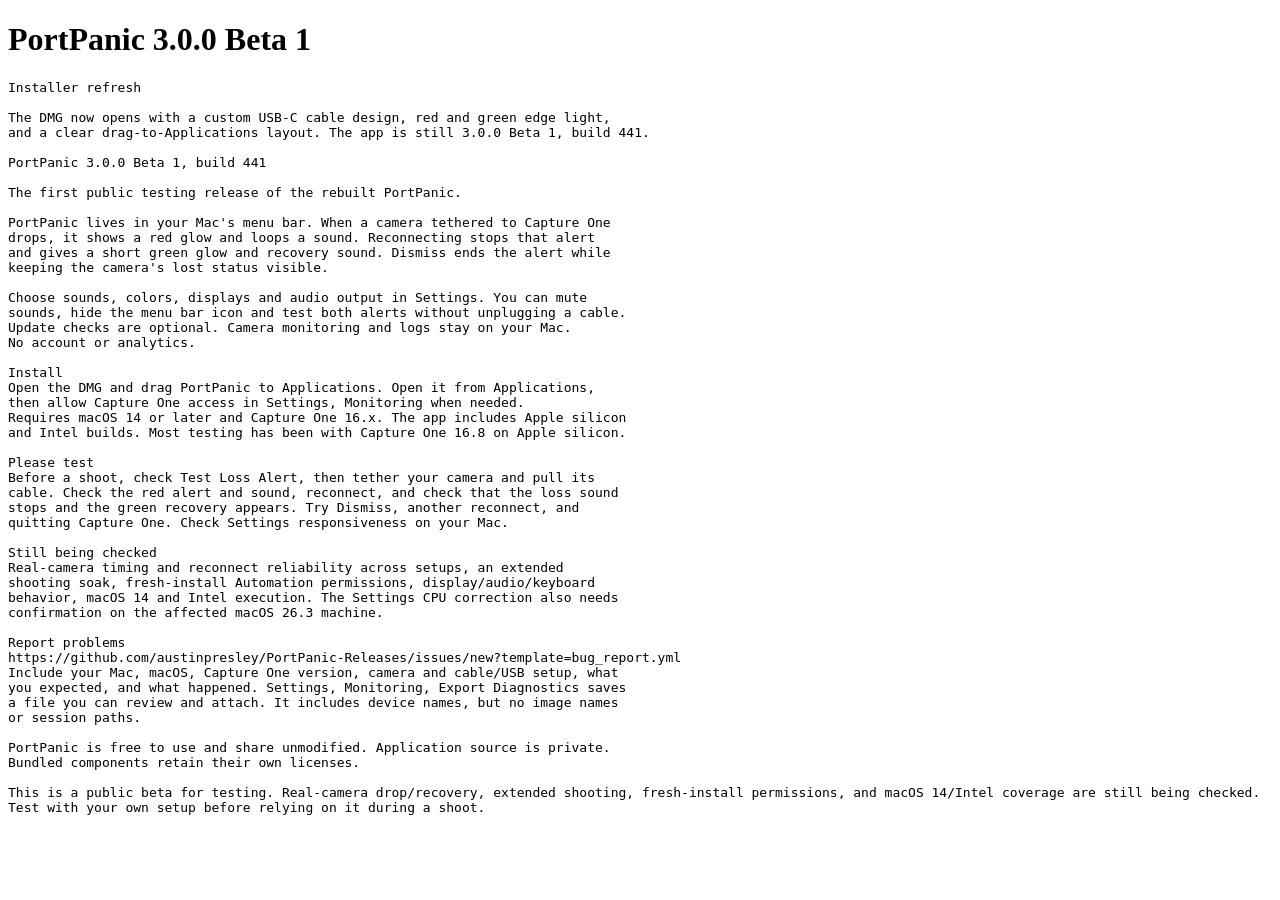
<file: docs/releases/v3.0.0-beta.1-441-installer2.html>
<!-- sparkle-sign-warning:
IMPORTANT: This file was signed by Sparkle. Any modifications to this file requires updating signatures in appcasts that reference this file! This will involve re-running generate_appcast or sign_update.
-->
<!doctype html><html lang="en"><meta charset="utf-8"><title>PortPanic 3.0.0 Beta 1</title><body><h1>PortPanic 3.0.0 Beta 1</h1><pre style="white-space:pre-wrap">Installer refresh

The DMG now opens with a custom USB-C cable design, red and green edge light,
and a clear drag-to-Applications layout. The app is still 3.0.0 Beta 1, build 441.

PortPanic 3.0.0 Beta 1, build 441

The first public testing release of the rebuilt PortPanic.

PortPanic lives in your Mac&#x27;s menu bar. When a camera tethered to Capture One
drops, it shows a red glow and loops a sound. Reconnecting stops that alert
and gives a short green glow and recovery sound. Dismiss ends the alert while
keeping the camera&#x27;s lost status visible.

Choose sounds, colors, displays and audio output in Settings. You can mute
sounds, hide the menu bar icon and test both alerts without unplugging a cable.
Update checks are optional. Camera monitoring and logs stay on your Mac.
No account or analytics.

Install
Open the DMG and drag PortPanic to Applications. Open it from Applications,
then allow Capture One access in Settings, Monitoring when needed.
Requires macOS 14 or later and Capture One 16.x. The app includes Apple silicon
and Intel builds. Most testing has been with Capture One 16.8 on Apple silicon.

Please test
Before a shoot, check Test Loss Alert, then tether your camera and pull its
cable. Check the red alert and sound, reconnect, and check that the loss sound
stops and the green recovery appears. Try Dismiss, another reconnect, and
quitting Capture One. Check Settings responsiveness on your Mac.

Still being checked
Real-camera timing and reconnect reliability across setups, an extended
shooting soak, fresh-install Automation permissions, display/audio/keyboard
behavior, macOS 14 and Intel execution. The Settings CPU correction also needs
confirmation on the affected macOS 26.3 machine.

Report problems
https://github.com/austinpresley/PortPanic-Releases/issues/new?template=bug_report.yml
Include your Mac, macOS, Capture One version, camera and cable/USB setup, what
you expected, and what happened. Settings, Monitoring, Export Diagnostics saves
a file you can review and attach. It includes device names, but no image names
or session paths.

PortPanic is free to use and share unmodified. Application source is private.
Bundled components retain their own licenses.

This is a public beta for testing. Real-camera drop/recovery, extended shooting, fresh-install permissions, and macOS 14/Intel coverage are still being checked. Test with your own setup before relying on it during a shoot.
</pre></body></html>
</file>
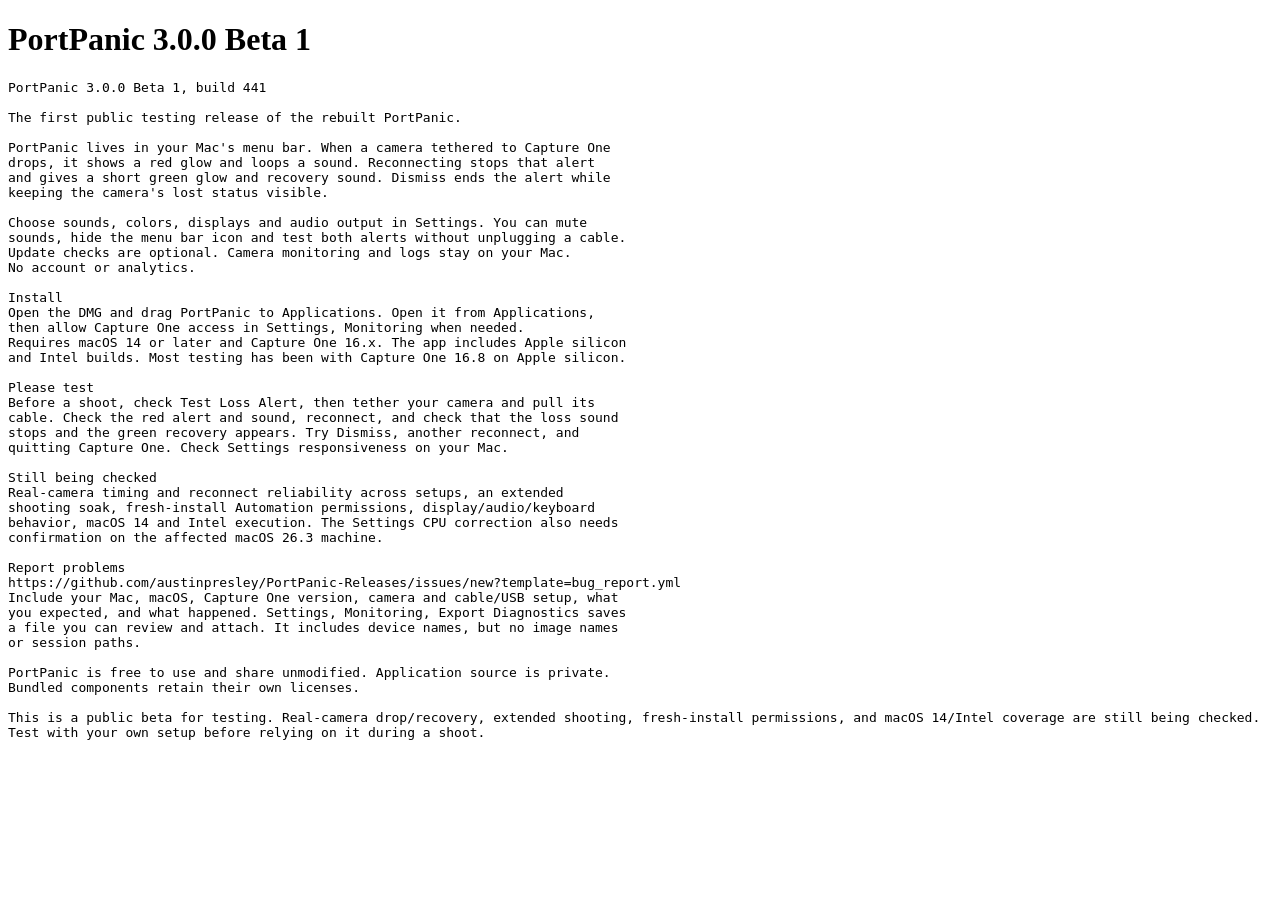
<file: docs/releases/v3.0.0-beta.1-441.html>
<!-- sparkle-sign-warning:
IMPORTANT: This file was signed by Sparkle. Any modifications to this file requires updating signatures in appcasts that reference this file! This will involve re-running generate_appcast or sign_update.
-->
<!doctype html><html lang="en"><meta charset="utf-8"><title>PortPanic 3.0.0 Beta 1</title><body><h1>PortPanic 3.0.0 Beta 1</h1><pre style="white-space:pre-wrap">PortPanic 3.0.0 Beta 1, build 441

The first public testing release of the rebuilt PortPanic.

PortPanic lives in your Mac&#x27;s menu bar. When a camera tethered to Capture One
drops, it shows a red glow and loops a sound. Reconnecting stops that alert
and gives a short green glow and recovery sound. Dismiss ends the alert while
keeping the camera&#x27;s lost status visible.

Choose sounds, colors, displays and audio output in Settings. You can mute
sounds, hide the menu bar icon and test both alerts without unplugging a cable.
Update checks are optional. Camera monitoring and logs stay on your Mac.
No account or analytics.

Install
Open the DMG and drag PortPanic to Applications. Open it from Applications,
then allow Capture One access in Settings, Monitoring when needed.
Requires macOS 14 or later and Capture One 16.x. The app includes Apple silicon
and Intel builds. Most testing has been with Capture One 16.8 on Apple silicon.

Please test
Before a shoot, check Test Loss Alert, then tether your camera and pull its
cable. Check the red alert and sound, reconnect, and check that the loss sound
stops and the green recovery appears. Try Dismiss, another reconnect, and
quitting Capture One. Check Settings responsiveness on your Mac.

Still being checked
Real-camera timing and reconnect reliability across setups, an extended
shooting soak, fresh-install Automation permissions, display/audio/keyboard
behavior, macOS 14 and Intel execution. The Settings CPU correction also needs
confirmation on the affected macOS 26.3 machine.

Report problems
https://github.com/austinpresley/PortPanic-Releases/issues/new?template=bug_report.yml
Include your Mac, macOS, Capture One version, camera and cable/USB setup, what
you expected, and what happened. Settings, Monitoring, Export Diagnostics saves
a file you can review and attach. It includes device names, but no image names
or session paths.

PortPanic is free to use and share unmodified. Application source is private.
Bundled components retain their own licenses.

This is a public beta for testing. Real-camera drop/recovery, extended shooting, fresh-install permissions, and macOS 14/Intel coverage are still being checked. Test with your own setup before relying on it during a shoot.
</pre></body></html>
</file>
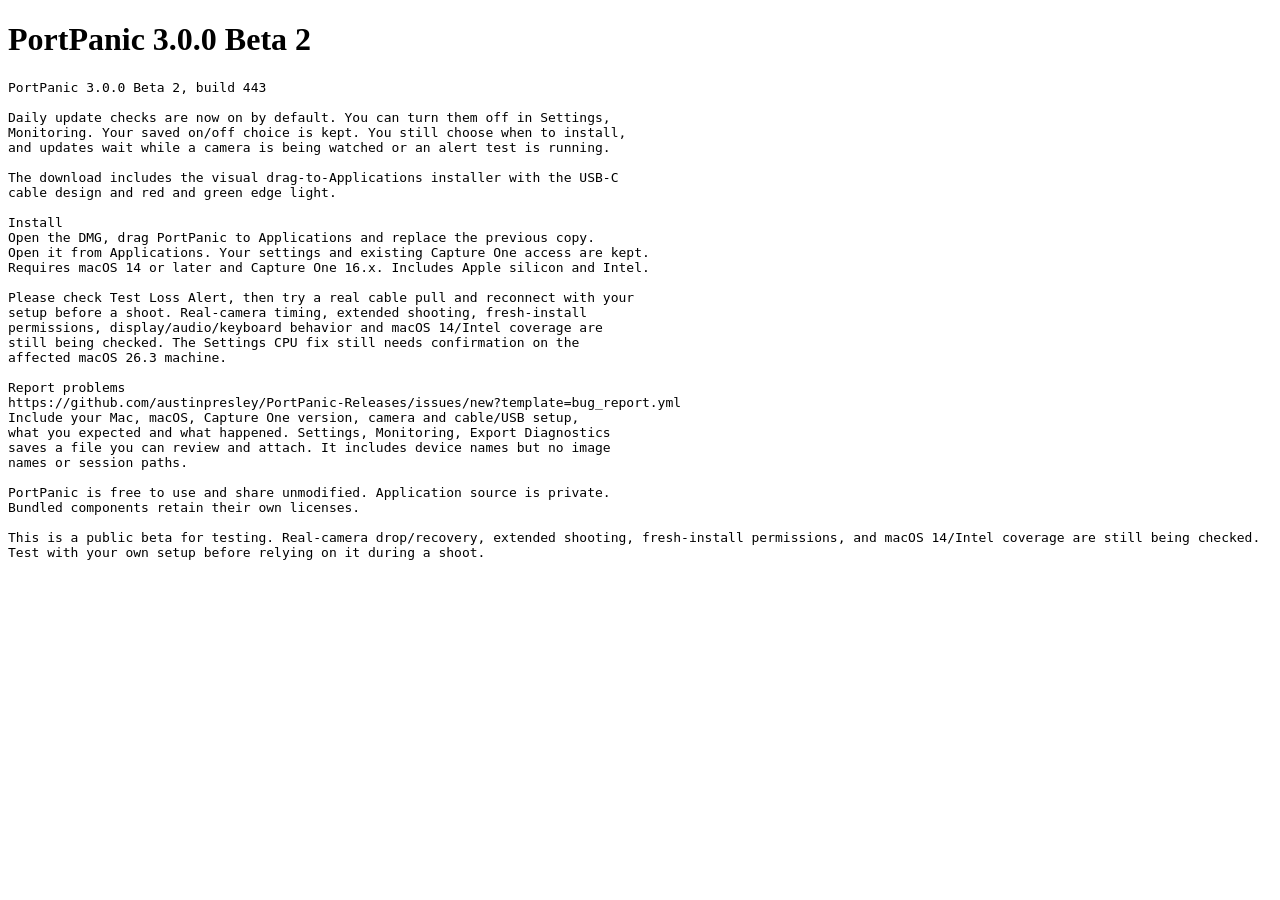
<file: docs/releases/v3.0.0-beta.2-443.html>
<!-- sparkle-sign-warning:
IMPORTANT: This file was signed by Sparkle. Any modifications to this file requires updating signatures in appcasts that reference this file! This will involve re-running generate_appcast or sign_update.
-->
<!doctype html><html lang="en"><meta charset="utf-8"><title>PortPanic 3.0.0 Beta 2</title><body><h1>PortPanic 3.0.0 Beta 2</h1><pre style="white-space:pre-wrap">PortPanic 3.0.0 Beta 2, build 443

Daily update checks are now on by default. You can turn them off in Settings,
Monitoring. Your saved on/off choice is kept. You still choose when to install,
and updates wait while a camera is being watched or an alert test is running.

The download includes the visual drag-to-Applications installer with the USB-C
cable design and red and green edge light.

Install
Open the DMG, drag PortPanic to Applications and replace the previous copy.
Open it from Applications. Your settings and existing Capture One access are kept.
Requires macOS 14 or later and Capture One 16.x. Includes Apple silicon and Intel.

Please check Test Loss Alert, then try a real cable pull and reconnect with your
setup before a shoot. Real-camera timing, extended shooting, fresh-install
permissions, display/audio/keyboard behavior and macOS 14/Intel coverage are
still being checked. The Settings CPU fix still needs confirmation on the
affected macOS 26.3 machine.

Report problems
https://github.com/austinpresley/PortPanic-Releases/issues/new?template=bug_report.yml
Include your Mac, macOS, Capture One version, camera and cable/USB setup,
what you expected and what happened. Settings, Monitoring, Export Diagnostics
saves a file you can review and attach. It includes device names but no image
names or session paths.

PortPanic is free to use and share unmodified. Application source is private.
Bundled components retain their own licenses.

This is a public beta for testing. Real-camera drop/recovery, extended shooting, fresh-install permissions, and macOS 14/Intel coverage are still being checked. Test with your own setup before relying on it during a shoot.
</pre></body></html>
</file>
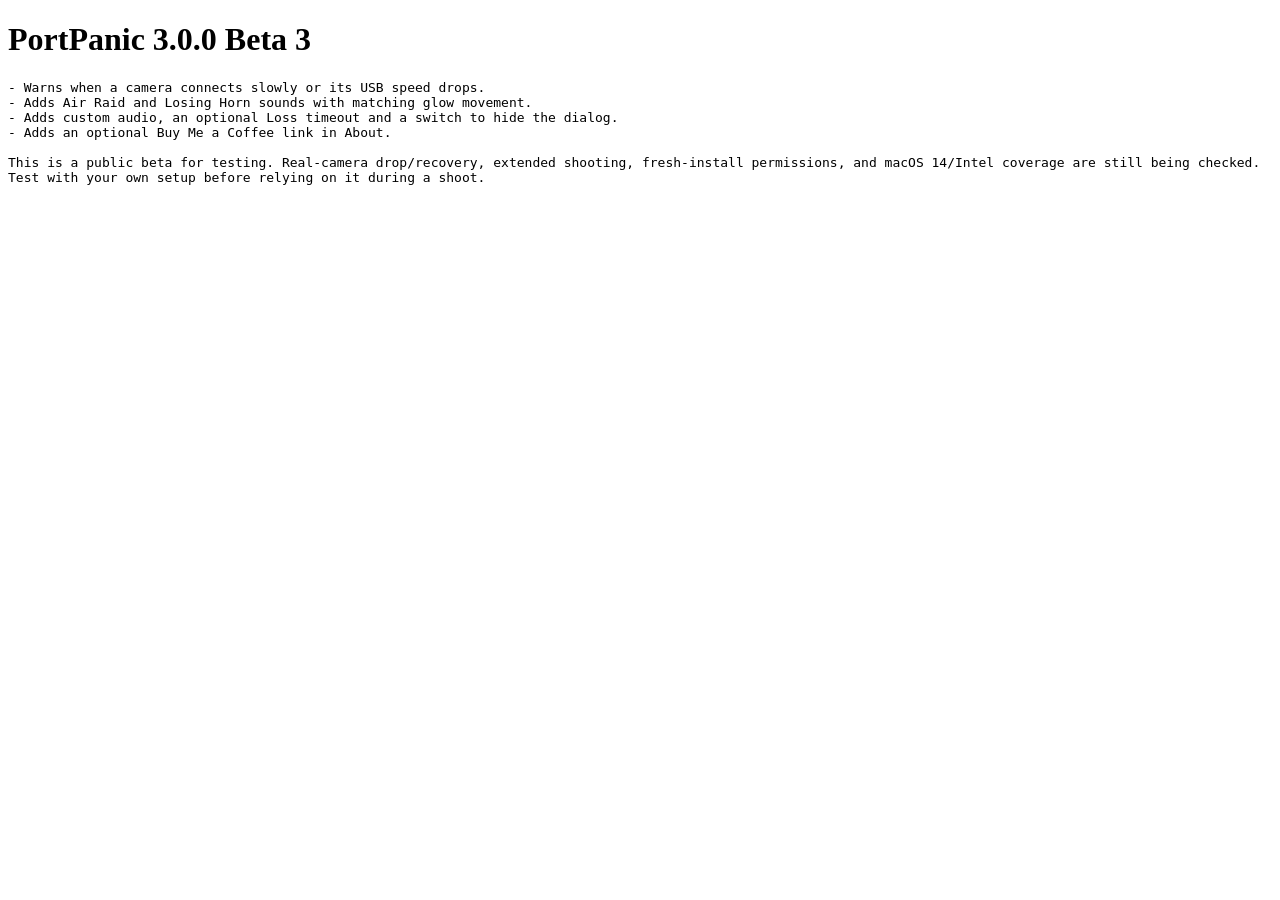
<file: docs/releases/v3.0.0-beta.3-451.html>
<!-- sparkle-sign-warning:
IMPORTANT: This file was signed by Sparkle. Any modifications to this file requires updating signatures in appcasts that reference this file! This will involve re-running generate_appcast or sign_update.
-->
<!doctype html><html lang="en"><meta charset="utf-8"><title>PortPanic 3.0.0 Beta 3</title><body><h1>PortPanic 3.0.0 Beta 3</h1><pre style="white-space:pre-wrap">- Warns when a camera connects slowly or its USB speed drops.
- Adds Air Raid and Losing Horn sounds with matching glow movement.
- Adds custom audio, an optional Loss timeout and a switch to hide the dialog.
- Adds an optional Buy Me a Coffee link in About.

This is a public beta for testing. Real-camera drop/recovery, extended shooting, fresh-install permissions, and macOS 14/Intel coverage are still being checked. Test with your own setup before relying on it during a shoot.
</pre></body></html>
</file>
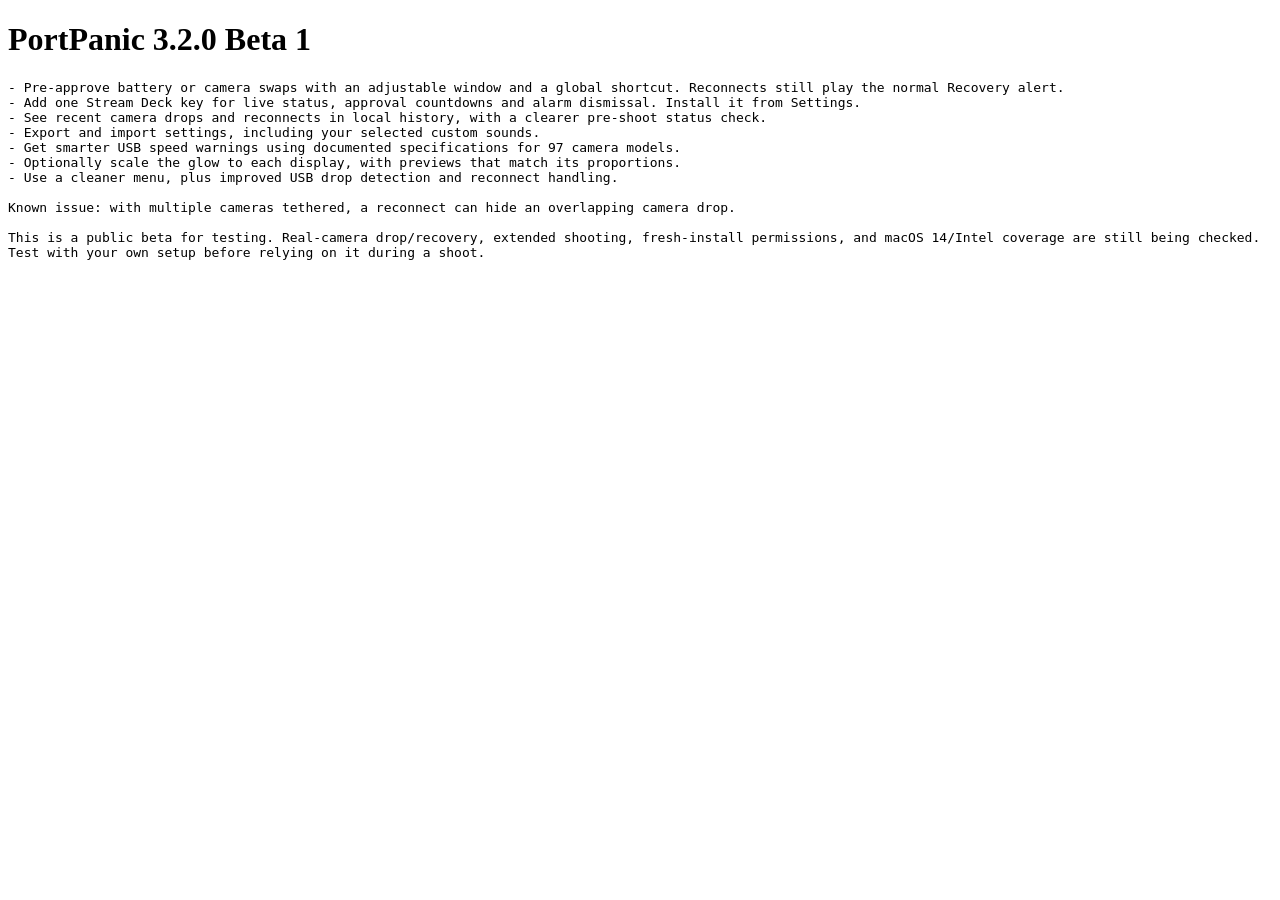
<file: docs/releases/v3.2.0-beta.1-466.html>
<!-- sparkle-sign-warning:
IMPORTANT: This file was signed by Sparkle. Any modifications to this file requires updating signatures in appcasts that reference this file! This will involve re-running generate_appcast or sign_update.
-->
<!doctype html><html lang="en"><meta charset="utf-8"><title>PortPanic 3.2.0 Beta 1</title><body><h1>PortPanic 3.2.0 Beta 1</h1><pre style="white-space:pre-wrap">- Pre-approve battery or camera swaps with an adjustable window and a global shortcut. Reconnects still play the normal Recovery alert.
- Add one Stream Deck key for live status, approval countdowns and alarm dismissal. Install it from Settings.
- See recent camera drops and reconnects in local history, with a clearer pre-shoot status check.
- Export and import settings, including your selected custom sounds.
- Get smarter USB speed warnings using documented specifications for 97 camera models.
- Optionally scale the glow to each display, with previews that match its proportions.
- Use a cleaner menu, plus improved USB drop detection and reconnect handling.

Known issue: with multiple cameras tethered, a reconnect can hide an overlapping camera drop.

This is a public beta for testing. Real-camera drop/recovery, extended shooting, fresh-install permissions, and macOS 14/Intel coverage are still being checked. Test with your own setup before relying on it during a shoot.
</pre></body></html>
</file>
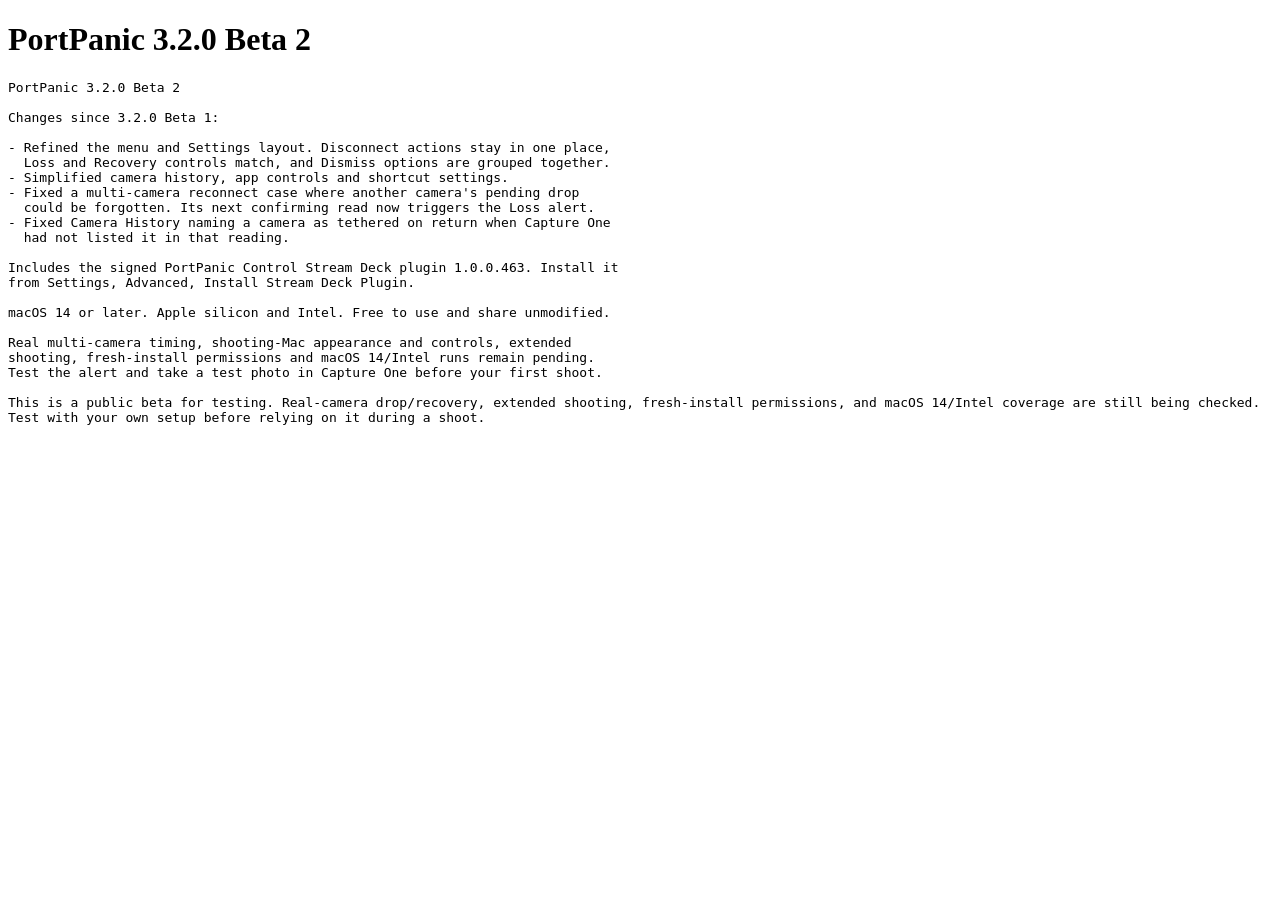
<file: docs/releases/v3.2.0-beta.2-469.html>
<!-- sparkle-sign-warning:
IMPORTANT: This file was signed by Sparkle. Any modifications to this file requires updating signatures in appcasts that reference this file! This will involve re-running generate_appcast or sign_update.
-->
<!doctype html><html lang="en"><meta charset="utf-8"><title>PortPanic 3.2.0 Beta 2</title><body><h1>PortPanic 3.2.0 Beta 2</h1><pre style="white-space:pre-wrap">PortPanic 3.2.0 Beta 2

Changes since 3.2.0 Beta 1:

- Refined the menu and Settings layout. Disconnect actions stay in one place,
  Loss and Recovery controls match, and Dismiss options are grouped together.
- Simplified camera history, app controls and shortcut settings.
- Fixed a multi-camera reconnect case where another camera&#x27;s pending drop
  could be forgotten. Its next confirming read now triggers the Loss alert.
- Fixed Camera History naming a camera as tethered on return when Capture One
  had not listed it in that reading.

Includes the signed PortPanic Control Stream Deck plugin 1.0.0.463. Install it
from Settings, Advanced, Install Stream Deck Plugin.

macOS 14 or later. Apple silicon and Intel. Free to use and share unmodified.

Real multi-camera timing, shooting-Mac appearance and controls, extended
shooting, fresh-install permissions and macOS 14/Intel runs remain pending.
Test the alert and take a test photo in Capture One before your first shoot.

This is a public beta for testing. Real-camera drop/recovery, extended shooting, fresh-install permissions, and macOS 14/Intel coverage are still being checked. Test with your own setup before relying on it during a shoot.
</pre></body></html>
</file>
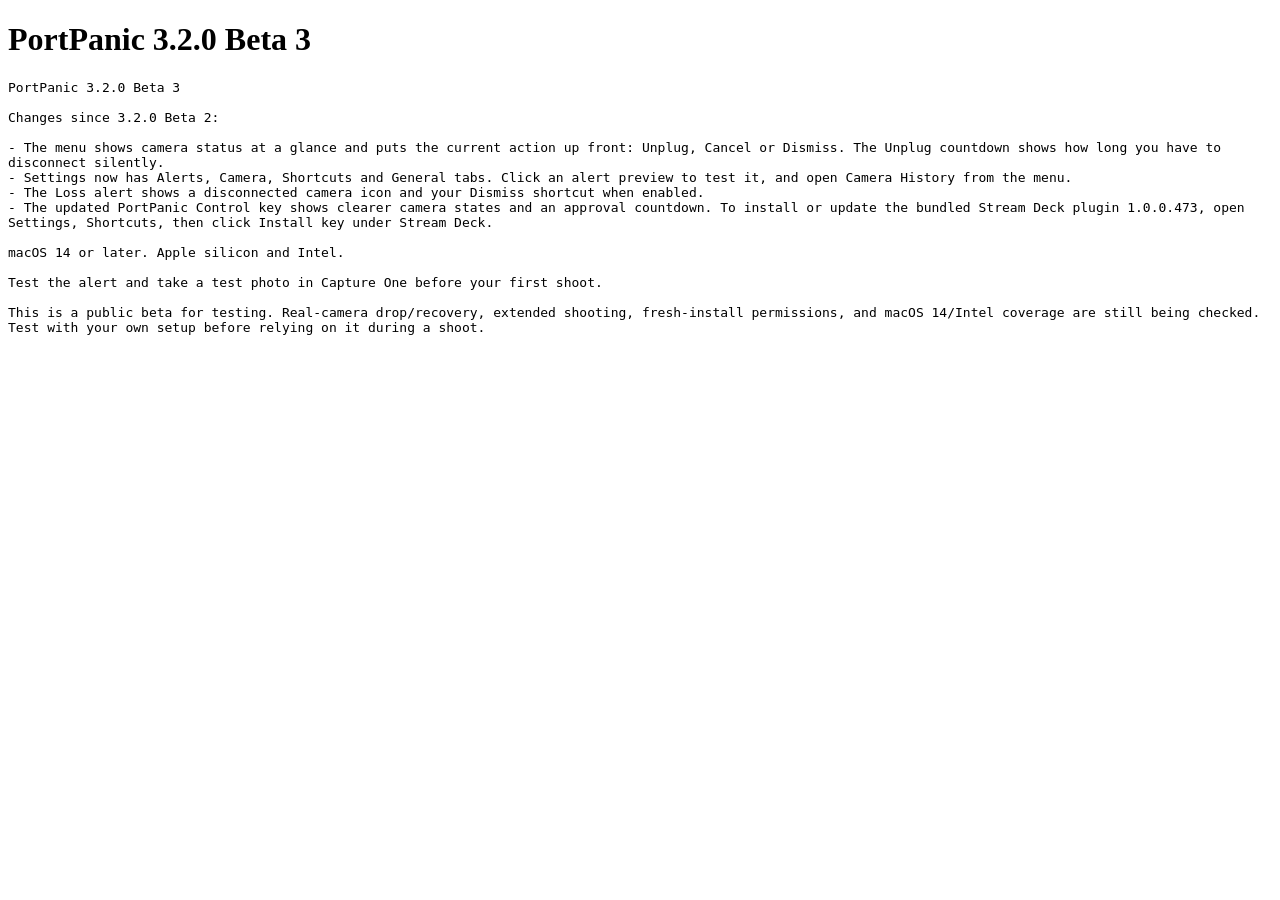
<file: docs/releases/v3.2.0-beta.3-474.html>
<!-- sparkle-sign-warning:
IMPORTANT: This file was signed by Sparkle. Any modifications to this file requires updating signatures in appcasts that reference this file! This will involve re-running generate_appcast or sign_update.
-->
<!doctype html><html lang="en"><meta charset="utf-8"><title>PortPanic 3.2.0 Beta 3</title><body><h1>PortPanic 3.2.0 Beta 3</h1><pre style="white-space:pre-wrap">PortPanic 3.2.0 Beta 3

Changes since 3.2.0 Beta 2:

- The menu shows camera status at a glance and puts the current action up front: Unplug, Cancel or Dismiss. The Unplug countdown shows how long you have to disconnect silently.
- Settings now has Alerts, Camera, Shortcuts and General tabs. Click an alert preview to test it, and open Camera History from the menu.
- The Loss alert shows a disconnected camera icon and your Dismiss shortcut when enabled.
- The updated PortPanic Control key shows clearer camera states and an approval countdown. To install or update the bundled Stream Deck plugin 1.0.0.473, open Settings, Shortcuts, then click Install key under Stream Deck.

macOS 14 or later. Apple silicon and Intel.

Test the alert and take a test photo in Capture One before your first shoot.

This is a public beta for testing. Real-camera drop/recovery, extended shooting, fresh-install permissions, and macOS 14/Intel coverage are still being checked. Test with your own setup before relying on it during a shoot.
</pre></body></html>
</file>
<file: docs/styles.css>
:root{--paper:#fff;--ink:#23282d;--muted:#52616b;--line:#dce2e6;--soft:#f1f4f6;--red:#dc363a;--green:#278457;font-family:"Avenir Next",Avenir,"Segoe UI",sans-serif;color:var(--ink);background:var(--paper);font-synthesis:none}

*{box-sizing:border-box}
html{scroll-behavior:smooth;scroll-padding-top:28px}
body{margin:0}
a{color:inherit;text-underline-offset:4px}
button{font:inherit;color:inherit;cursor:pointer}
button,a{-webkit-tap-highlight-color:transparent}
:focus-visible{outline:3px solid #376da9;outline-offset:4px}
[tabindex="-1"]:focus:not(:focus-visible){outline:none}
[hidden]{display:none!important}

.wrap{width:min(100%,1300px);margin-inline:auto;padding-inline:60px}
.skip-link{position:absolute;left:20px;top:-70px;z-index:20;padding:12px 20px;background:var(--ink);color:white}
.skip-link:focus{top:10px}

.header{min-height:76px;display:flex;align-items:center;justify-content:space-between;gap:24px}
.brand{display:inline-flex;align-items:center;gap:10px;font-size:23px;font-weight:650;letter-spacing:-.75px;text-decoration:none;white-space:nowrap}
.brand img{flex:none;border-radius:22%}
.header nav{display:flex;align-items:center;gap:25px;font-size:14px;font-weight:500}
.header nav a{display:inline-flex;align-items:center;min-height:44px;text-decoration:none;white-space:nowrap}
.header nav a:hover{text-decoration:underline}
.header .nav-release{min-height:40px;padding:8px 17px;border:1px solid #9aa8b1;border-radius:7px}
.header .nav-release:hover{background:var(--soft);text-decoration:none}

.hero{display:grid;grid-template-columns:.88fr 1.12fr;grid-template-areas:"copy demo" "compat demo";column-gap:36px;padding-top:25px;padding-bottom:56px}
.hero-copy{grid-area:copy;align-self:end}
.hero h1{font-size:clamp(42px,4.2vw,56px);line-height:1.06;letter-spacing:-2.6px;font-weight:650;margin:0 0 23px;white-space:nowrap}
.intro{max-width:440px;font-size:18px;line-height:1.55;color:var(--muted);margin:0 0 28px}
.hero-actions{display:flex;align-items:center;gap:22px;flex-wrap:wrap}
.button{display:inline-flex;min-height:44px;align-items:center;justify-content:center;padding:11px 21px;border-radius:7px;text-decoration:none;font-size:15px;line-height:1.3;font-weight:550}
.primary{background:var(--ink);color:white;border:1px solid var(--ink);box-shadow:0 3px 7px #17253012}
.primary:hover{background:#414b53}
.outline{background:transparent;border:1px solid #8b9aa5}
.outline:hover{background:#e9eef2}
.secondary-link{font-size:14px}
.availability-mobile{display:none}
.availability{font-size:14px;color:var(--muted);line-height:1.6;margin:17px 0 0}
.compatibility{grid-area:compat;align-self:start;font-size:14px;color:var(--muted);line-height:1.65;margin:23px 0 0}

.demo-area{grid-area:demo;min-width:0;scroll-margin-top:24px}
.demo-toolbar{display:flex;align-items:center;gap:10px;margin-bottom:9px;min-height:44px}
.demo-toolbar h2{font-size:14px;letter-spacing:-.2px;line-height:1.4;margin:0 auto 0 0;font-weight:600}
.demo-controls{display:flex;align-items:center;gap:8px;flex-shrink:0}
.demo-controls button{display:inline-flex;min-width:44px;min-height:44px;align-items:center;justify-content:center;gap:7px;padding:8px 6px;border:0;border-radius:6px;background:transparent;color:var(--muted);font-size:13px}
.demo-controls button:hover{background:var(--soft)}
.demo-controls svg{width:17px;height:17px;fill:none;stroke:currentColor;stroke-width:1.5;stroke-linecap:round;stroke-linejoin:round}
.sound-slash{display:none}
[data-muted=true] .sound-waves{display:none}
[data-muted=true] .sound-slash{display:block}

/* Native preview surfaces and vector materials. */
.demo-screen{position:relative;width:100%;overflow:hidden;aspect-ratio:1.38;border:7px solid #252b31;border-radius:18px;background:#6c7c83;box-shadow:0 22px 52px -25px #29374470,0 0 0 1px #0000000a;--glow-size:12px;--glow-color:255 20 20}

/* The menu, card and Dismiss control share one system appearance. */
.demo-screen{
  color-scheme:light;--preview-panel:#efefeff5;--preview-ink:#242424;--preview-muted:#626262;
  --preview-rule:#0002;--preview-button:#dbdbdb;--preview-hover:#ccc;--preview-press:#bdbdbd;
  --preview-outline:#0004;--preview-menu:#e0e5e6dd;--preview-menu-ink:#303a40;
}

.screen-menu{height:25px;background:var(--preview-menu);display:flex;align-items:center;gap:12px;padding:0 12px;position:relative;z-index:2;font-size:9px;color:var(--preview-menu-ink);font-weight:650}

.menu-apple{font-size:12px}
.menu-camera{margin-left:auto;display:flex;align-items:center}
.menu-camera svg{width:20px;height:15px}
.menu-camera svg>g,.menu-badge{fill:none;stroke:currentColor;stroke-width:1.35}
.menu-camera[data-symbol=connected] .menu-badge,.menu-camera[data-symbol=lost] .menu-badge{fill:currentColor;stroke:none}
.menu-badge-mark{display:none;fill:none;stroke:var(--preview-menu);stroke-linecap:round;stroke-linejoin:round;stroke-width:1.1}
.menu-camera[data-symbol=connected] .connected,.menu-camera[data-symbol=lost] .lost{display:inline}

.session-art{position:absolute;inset:25px 0 0}
.session-art svg{width:100%;height:100%;object-fit:cover}

.demo-card{position:absolute;z-index:3;right:14px;top:34px;width:min(62%,218px);border-radius:11px;box-shadow:0 8px 20px #19252e30;border:1px solid var(--preview-outline);border-top:2px solid var(--card-tone);color:var(--preview-ink);font-family:-apple-system,BlinkMacSystemFont,"Segoe UI",sans-serif;background:linear-gradient(color-mix(in srgb,var(--card-tone) 22%,transparent),transparent 68%),var(--preview-panel);--card-tone:var(--preview-rule)}
.demo-screen[data-state=connected] .demo-card{--card-tone:#30c65b}
.demo-screen[data-state=lost] .demo-card{--card-tone:#ff4949}

.demo-card:before{content:"";position:absolute;top:-6px;right:14px;width:11px;height:11px;background:var(--preview-panel);transform:rotate(45deg);border-radius:2px}

.card-top{display:flex;justify-content:flex-end;padding:9px 12px 0}

.card-tools{display:flex;align-items:center;gap:10px}
.card-tools svg{width:12px;height:12px;stroke:var(--preview-muted);stroke-width:1.3;fill:none}

.camera-name{font-family:Georgia,"Times New Roman",serif;font-size:29px;font-weight:700;line-height:1.03;letter-spacing:-1px;margin:4px 11px 11px;color:var(--preview-ink)}
.camera-name span{display:block}

.card-status-row{display:flex;align-items:center;flex-wrap:wrap;gap:4px;white-space:nowrap;margin:0 11px 10px;font-size:8px}
.status-pill,.card-status-row #card-source,#card-speed-row{display:inline-flex;align-items:center;gap:4px;border-radius:4px;background:var(--preview-rule);padding:3px 5px}
.status-pill{border-radius:20px;background:color-mix(in srgb,var(--card-tone) 20%,transparent)}
.card-status-row strong{font-size:9px;font-weight:650}
.status-symbol{flex-shrink:0;width:9px;height:9px;border:1px solid var(--preview-muted);border-radius:50%;display:inline-flex;align-items:center;justify-content:center;font:bold 7px/1 Arial}

.status-symbol[data-symbol=connected]{background:#32c75a;border-color:#32c75a;color:white}
.status-symbol[data-symbol=connected]:after{content:"✓"}

.status-symbol[data-symbol=lost]{background:#ff3b30;border-color:#ff3b30;color:white}
.status-symbol[data-symbol=lost]:after{content:"!"}

.card-status-row #card-source,#card-speed-row{color:var(--preview-ink)}
.pending-circle{display:inline-block;width:6px;height:6px;border:1px solid var(--preview-muted);border-radius:50%;flex-shrink:0}
.source-check{display:inline-flex;align-items:center;justify-content:center;font-size:6px;background:#32c75a;color:white;border-radius:50%;width:8px;height:8px}

.card-foot{padding:0 11px 10px}
.card-foot button{width:100%;border:1px solid var(--preview-outline);border-radius:5px;background:color-mix(in srgb,var(--card-tone) 23%,var(--preview-panel));color:var(--preview-ink);font:600 10px/1.2 -apple-system,BlinkMacSystemFont,"Segoe UI",sans-serif;padding:5px;cursor:pointer}
.card-foot button:hover{background:color-mix(in srgb,var(--card-tone) 38%,var(--preview-panel))}

.display-glow{position:absolute;z-index:4;inset:0;width:100%;height:100%;pointer-events:none;overflow:hidden;color:rgb(var(--glow-color))}
.notch-housing{fill:#15181a;stroke:none}
.edge-light{opacity:.8;pointer-events:none}
.edge-light>g{opacity:0;will-change:opacity}
.edge-light use{fill:none;stroke:currentColor;stroke-linejoin:round}

.demo-screen[data-alert=recovery]{--glow-color:31 255 82}

.demo-dismiss{
  position:absolute;z-index:5;bottom:22px;left:50%;transform:translateX(-50%);
  width:min(92%,360px);min-height:62px;display:grid;grid-template-columns:minmax(0,1fr) 31%;
  gap:12px;padding:8px 12px;background:var(--preview-panel);color:var(--preview-ink);border:1px solid var(--preview-outline);
  border-radius:8px;box-shadow:0 3px 12px #0003;font-family:-apple-system,BlinkMacSystemFont,"Segoe UI",sans-serif;
}

.dismiss-context{min-width:0;align-self:center;pointer-events:none}

.dismiss-camera{display:block;overflow:hidden;text-overflow:ellipsis;white-space:nowrap;font:700 18px/1.2 Georgia,"Times New Roman",serif;letter-spacing:-.4px}

.dismiss-status{display:flex;align-items:center;gap:7px;margin-top:5px;font-size:9px;white-space:nowrap}

.dismiss-status>strong{font-weight:600}
.dismiss-symbol{flex-shrink:0;width:14px;height:14px;fill:none;stroke:#f24e4e;stroke-width:2.2;stroke-linecap:round;stroke-linejoin:round}

.dismiss-source{color:var(--preview-muted);border-left:1px solid var(--preview-rule);padding-left:8px;font-size:8px}

.dismiss-action{display:flex;align-items:center;border-left:1px solid var(--preview-rule);padding-left:12px}

.demo-dismiss button{width:100%;min-height:26px;padding:3px 5px;background:var(--preview-button);color:inherit;border:1px solid var(--preview-outline);border-radius:4px;font-size:10px;font-weight:500;cursor:pointer}

.demo-dismiss button:hover{background:var(--preview-hover)}
.demo-dismiss button:active{background:var(--preview-press)}

@media(prefers-color-scheme:dark){
  .demo-screen{
    color-scheme:dark;--preview-panel:#262626f5;--preview-ink:#f5f5f5;--preview-muted:#b0b0b0;
    --preview-rule:#fff3;--preview-button:#404040;--preview-hover:#4f4f4f;--preview-press:#333;
    --preview-outline:#fff4;--preview-menu:#2b2d30ed;--preview-menu-ink:#ededed;
  }

}

@media(prefers-contrast:more){.demo-dismiss{border-width:2px}
.demo-dismiss button{border-color:currentColor}
}


.tether-drawing{display:block;width:100%;height:auto;overflow:visible}

.desk-shadow{fill:#1f2a33;opacity:.09}

.camera-body{fill:#f6f8f9;stroke:#5d6973;stroke-width:1.8;stroke-linejoin:round}
.camera-grip{fill:#dfe4e8;stroke:#8a96a0;stroke-width:1}

.camera-ring{fill:#eef1f3;stroke:#8a96a0;stroke-width:1.2}
.camera-lens{fill:#2c343a;stroke:#5d6973;stroke-width:1.5}
.camera-glass{fill:#4a5d6a}
.camera-glint{fill:#c7d6e0;opacity:.85}
.camera-shutter{fill:#5d6973}
.camera-port{fill:#2c343a}

.camera-led{fill:#c3cbd1;transition:fill .25s}

.tether-panel[data-pending=true] .camera-led{fill:#f2a33a}

.tether-panel[data-plugged=true][data-state=connected][data-pending=false] .camera-led{fill:#32c75a}

.wire{fill:none;stroke:#8c99a5;stroke-width:3.5;stroke-linecap:round}

.mac-base{fill:#e6eaee;stroke:#b7c0c8;stroke-width:1.5}
.mac-line{stroke:#fff;stroke-width:1.5;stroke-linecap:round}
.mac-foot{fill:#9aa5ae}
.port-slot{fill:#1e262c}
.port-inner{fill:#3b4650}

.port-ring{fill:none;stroke:#32c75a;stroke-width:2.5;opacity:0;transform-box:fill-box;transform-origin:center}

.tether-panel[data-plugged=true] .port-ring{animation:seat .55s ease-out}

@keyframes seat{0%{opacity:.95;transform:scale(.55)}
100%{opacity:0;transform:scale(1.6)}
}

.plug-relief{fill:#56636d}
.plug-body{fill:#73818c;stroke:#56636d;stroke-width:1;transition:fill .2s}
.plug-ridge{stroke:#5d6b76;stroke-width:1.5;stroke-linecap:round}
.plug-tip{fill:#dde3e8;stroke:#8795a0;stroke-width:1}
.plug-line{fill:#aab6c0}

.tether-toggle:hover .plug-body,.tether-panel[data-dragging=true] .plug-body{fill:#66757f}

.tether-plug,.plug-shadow{will-change:transform}

.tether-label{display:flex;justify-content:space-between;align-items:baseline;gap:12px;margin-top:4px}
.tether-label strong{font-size:14px;font-weight:600;letter-spacing:-.2px}
.tether-label>span{font-size:11px;color:var(--muted);text-align:right}


/* The device, photograph and cable follow the approved composition. */
.demo-stage{position:relative;--ambient:0;--ambient-color:255 20 20}
.demo-ambient{position:absolute;inset:-25px -15px;border-radius:30px;background:radial-gradient(ellipse at center,rgb(var(--ambient-color)/.5),transparent 72%);opacity:var(--ambient);filter:blur(22px);pointer-events:none}
.demo-screen{--notch-width:65px;--notch-height:11px;--display-radius:7px;aspect-ratio:1.57;border:7px solid #25292c;border-bottom-width:11px;border-radius:14px 14px 5px 5px;box-shadow:0 0 0 1px #0002}
.screen-menu{position:relative;z-index:2;height:23px;font-size:8px}

.session-art{position:absolute;inset:23px 0 0;width:100%;height:calc(100% - 23px);object-fit:cover;object-position:center 57%}
.computer-base{position:relative;width:104%;left:-2%;height:8px;border-radius:1px 1px 50% 50% / 1px 1px 90% 90%;background:linear-gradient(#c3c8cc,#e1e4e6 30%,#858d93 86%,#52585e);box-shadow:0 10px 17px -8px #23364260}
.computer-base:after{content:"";position:absolute;top:0;left:40%;right:40%;height:3px;background:#969fa5;border-radius:0 0 7px 7px}
.demo-card{width:min(41%,228px);top:31px;right:13px}
.camera-name{font-size:clamp(22px,2.45vw,32px)}
.card-tools{gap:8px}

.card-foot button{min-height:44px;min-width:52px;font-size:10px}
.demo-dismiss{bottom:17px;min-height:64px}
.demo-dismiss button{min-height:44px;font-size:11px}

.tether-panel{position:relative;margin-top:13px}
.tether-toggle{display:block;width:100%;min-height:80px;padding:0 6px;border:0;border-radius:8px;background:transparent;cursor:grab;touch-action:pan-y;user-select:none;-webkit-user-select:none}
.tether-panel[data-dragging=true] .tether-toggle{cursor:grabbing}
.tether-toggle:hover .plug-body,.tether-panel[data-dragging=true] .plug-body{fill:#506678}
.tether-panel[data-hint=true] .tether-plug{filter:drop-shadow(0 0 3px #52616b42)}
.tether-actions{display:flex;align-items:center;justify-content:space-between;gap:16px;margin-top:0;min-height:44px}
.tether-actions p{margin:0;font-size:14px;line-height:1.4}
.tether-actions .button{flex:none;padding-inline:15px;font-size:13px}
.demo-caption{font-size:13px;line-height:1.55;color:var(--muted);margin:8px 0 0}
.sound-feedback{font-size:13px;color:#9d252b;line-height:1.5;margin:6px 0 0}
.sound-feedback:empty{display:none}

h2{font-size:clamp(29px,3.05vw,39px);line-height:1.16;letter-spacing:-1.4px;font-weight:600;margin:0 0 24px}
.how{padding-top:20px;padding-bottom:46px}
.alert-pair{display:grid;grid-template-columns:1fr 1fr;gap:46px}
.alert-pair article{display:grid;grid-template-columns:39% 1fr;gap:20px;align-items:center}
.alert-pair h3{font-size:18px;line-height:1.3;letter-spacing:-.45px;margin:0 0 7px;font-weight:600}
.alert-pair p{color:var(--muted);font-size:15px;line-height:1.55;margin:0}
.alert-sample{position:relative;aspect-ratio:1.55;border:5px solid #292e32;border-bottom-width:7px;border-radius:7px 7px 2px 2px;overflow:hidden}
.alert-sample img{display:block;width:100%;height:100%;object-fit:cover}
.alert-sample:after{content:"";position:absolute;inset:0;box-shadow:inset 0 0 12px 5px #ee3434d9;pointer-events:none}
.recovery-sample:after{box-shadow:inset 0 0 12px 5px #38d553d9}

.unplug{display:grid;grid-template-columns:minmax(240px,.85fr) 1fr;align-items:center;gap:clamp(24px,6vw,90px);padding-top:34px;padding-bottom:40px;border-top:1px solid var(--line)}
.unplug h2{margin-bottom:12px}
.unplug p{max-width:380px;color:var(--muted);line-height:1.55;margin:0 0 18px}
.unplug-menu{display:block;justify-self:center;width:min(100%,330px)}
.unplug-menu img,.stream-deck-link img{display:block;width:100%;height:auto}
.stream-deck-link{display:inline-flex;flex-direction:column;align-items:start;gap:8px;width:min(100%,250px);font-size:14px;text-underline-offset:3px}

.settings-band{background:var(--soft)}
.settings-layout{display:grid;grid-template-columns:1fr 1fr;align-items:center;gap:65px;padding-top:38px;padding-bottom:38px}
.settings-copy h2{margin-bottom:18px}
.settings-copy p{font-size:16px;line-height:1.65;color:var(--muted);margin:0 0 21px;max-width:440px}
.settings-figure{margin:0;min-width:0}
.settings-figure button{display:block;position:relative;width:100%;aspect-ratio:1.48;padding:0;border:0;border-radius:10px;overflow:hidden;background:#ececec;box-shadow:0 8px 20px #20313e26,0 0 0 1px #2638491a;cursor:zoom-in}
.settings-figure img{display:block;width:100%;height:auto}
.image-hint{position:absolute;right:12px;bottom:12px;padding:8px 12px;background:#fffffff2;border:1px solid #aebbc5;border-radius:5px;font-size:13px;color:#33434e}

.release{display:flex;align-items:center;justify-content:space-between;gap:35px;padding-top:40px;padding-bottom:34px;scroll-margin-top:30px}
.release h2{margin-bottom:11px}
.release p{margin:3px 0 0;color:var(--muted);font-size:15px;line-height:1.5}
.release-actions{display:flex;flex-direction:column;align-items:center;gap:13px;flex:none;font-size:14px}
.questions{display:grid;grid-template-columns:.88fr 1.12fr;gap:36px;padding-top:30px;padding-bottom:35px;border-top:1px solid var(--line)}
.questions h2{font-size:32px;margin-bottom:18px}
.help-line{color:var(--muted);font-size:14px;line-height:1.8;margin:0;max-width:340px}
.questions details{border-bottom:1px solid var(--line)}
.questions summary{cursor:pointer;min-height:44px;padding:13px 28px 13px 0;list-style:none;font-size:14px;line-height:1.4;position:relative}
.questions summary::-webkit-details-marker{display:none}
.questions summary:after{content:"+";position:absolute;right:2px;top:10px;font-size:21px;color:var(--muted)}
.questions details[open] summary:after{content:"−"}
.questions details p{font-size:14px;line-height:1.75;color:var(--muted);margin:2px 20px 20px 0}

.footer{min-height:85px;border-top:1px solid var(--line);padding-top:22px;padding-bottom:24px;display:flex;align-items:center;gap:22px}
.footer .brand{font-size:16px;letter-spacing:-.5px}
.footer p{font-size:13px;color:var(--muted);margin:0;border-left:1px solid var(--line);padding-left:20px}
.footer nav{margin-left:auto;display:flex;flex-wrap:wrap;gap:0 23px;font-size:13px;color:var(--muted)}
.footer nav a{display:inline-flex;align-items:center;min-height:44px;text-decoration:none;padding-block:10px}
.footer nav a:hover{text-decoration:underline}

.settings-dialog{border:1px solid #b3bfc7;padding:0;border-radius:11px;max-width:calc(100vw - 26px);width:680px;max-height:94vh;background:var(--soft);color:var(--ink)}
.settings-dialog::backdrop{background:#1c2937b8}
.image-toolbar{display:flex;align-items:center;justify-content:space-between;padding:10px 17px;gap:20px;background:white;border-bottom:1px solid var(--line)}
.image-toolbar h2{font-size:16px;line-height:1.3;letter-spacing:-.3px;margin:0}
.image-toolbar button{border:1px solid #a6b4bf;border-radius:6px;background:white;padding:8px 16px;min-height:44px}
.settings-image-scroll{overflow:auto;max-height:calc(94vh - 67px);padding:15px}
.settings-image-scroll img{display:block;width:100%;height:auto}

.guide{max-width:900px;padding-top:45px;padding-bottom:80px;line-height:1.8}
.guide h1{font-size:42px;line-height:1.2;letter-spacing:-1.7px}
.guide h2{margin-top:40px;font-size:27px;letter-spacing:-.7px;margin-bottom:15px}
.guide h3{font-size:21px;margin-top:28px}
.guide p,.guide li{color:var(--muted);font-size:16px}
.guide pre{overflow:auto;background:var(--soft);padding:18px;border-radius:8px}
.guide table{border-collapse:collapse;font-size:14px}
.guide td,.guide th{padding:12px 12px 12px 0;border-bottom:1px solid var(--line);text-align:left}

@media(max-width:1090px){.wrap{padding-inline:35px}
.hero{column-gap:26px}
.hero h1{font-size:45px;letter-spacing:-2.3px}
.intro{font-size:17px}
.header nav{gap:19px}
.camera-name{font-size:25px}
.demo-toolbar h2{font-size:13px}
.demo-controls{gap:3px}
.demo-controls button{font-size:13px}
.tether-actions{align-items:start;gap:10px}
.tether-actions p{font-size:13px}
.tether-actions .button{font-size:13px;padding-inline:11px}
.alert-pair{gap:28px}
.alert-pair article{grid-template-columns:34% 1fr;gap:15px}
.settings-layout{gap:36px}
.questions h2{font-size:29px}
}

@media(min-width:701px) and (max-width:850px){.hero{grid-template-columns:.9fr 1.1fr;gap:23px;padding-top:30px}
.hero h1{font-size:35px;letter-spacing:-1.6px}
.intro{font-size:16px}
.hero-actions{gap:11px}
.hero-actions .button{padding-inline:15px;font-size:14px}
.availability,.compatibility{font-size:13px}
.demo-toolbar{flex-wrap:wrap;margin-bottom:5px;gap:0}
.demo-toolbar h2{flex-basis:100%}
.demo-controls{margin-left:auto}
.demo-card{width:51%;right:8px}
.camera-name{font-size:23px}
.tether-actions{flex-direction:column}
.tether-actions .button{align-self:stretch}
.demo-dismiss{min-height:54px;gap:7px;padding:6px 8px;bottom:8px}
.dismiss-camera{font-size:14px}
.dismiss-action{padding-left:7px}
.dismiss-status{gap:4px;font-size:8px}
.dismiss-source{font-size:7px;padding-left:4px}
.demo-dismiss button{font-size:10px;min-height:40px}
.alert-pair article{grid-template-columns:1fr}
.alert-sample{max-width:190px}
}

@media(max-width:700px){.availability-desktop{display:none}.availability-mobile{display:inline}.demo-screen[data-alert="loss"] #card-loss-row{display:none!important}.wrap{padding-inline:23px}
.header{min-height:96px;position:relative;padding-top:13px;padding-bottom:44px;align-items:center}
.brand{font-size:21px}
.header nav{gap:0;font-size:14px}
.header nav>a{position:absolute;bottom:0;min-height:38px}
.header nav>a:first-child{left:23px}
.header nav>a:nth-child(3){left:93px}
.header nav>.nav-questions{display:none}
.header nav>.nav-release{position:static;min-height:40px;padding:8px 0;border:0}
.hero{grid-template-columns:1fr;grid-template-areas:"copy" "demo" "compat";padding-top:25px;padding-bottom:34px;row-gap:25px}
.hero h1{font-size:clamp(37px,10.4vw,47px);letter-spacing:-2px;line-height:1.08;margin-bottom:15px;white-space:normal}
.hero h1 br{display:none}
.intro{max-width:500px;font-size:16px;line-height:1.5;margin-bottom:19px}
.hero-actions{gap:18px}
.hero-actions .secondary-link{display:none}
.availability{font-size:14px;line-height:1.5;margin-top:13px}
.compatibility{margin:0;padding:15px 17px;border-radius:8px;background:var(--soft);font-size:14px}
.demo-area{margin-inline:-8px;padding:0 8px 12px;border-radius:10px;background:#f1f4f6}
.demo-toolbar{gap:2px;min-height:49px;margin:0 1px 5px}
.demo-toolbar h2{font-size:14px}
.demo-controls{gap:0}
.demo-controls button{font-size:13px;gap:4px;padding-inline:5px}
.demo-controls svg{width:15px;height:15px}
.demo-screen{--notch-width:52px;--notch-height:9px;aspect-ratio:1.5;border-width:5px;border-bottom-width:8px;border-radius:12px 12px 4px 4px}
.screen-menu{height:20px;font-size:7px;padding-inline:8px;gap:8px}

.session-art{top:20px;height:calc(100% - 20px)}
.demo-card{top:27px;right:8px;width:min(52%,210px);border-radius:7px}
.card-top{padding:6px 8px 0}
.card-tools{gap:7px}
.card-tools svg{width:10px;height:10px}
.camera-name{font-size:25px;margin:2px 9px 7px}
.card-status-row{font-size:8px;gap:4px;margin-inline:9px;margin-bottom:9px}
#card-source{font-size:7px}
.card-foot{padding:0 9px 8px}
.demo-dismiss{bottom:8px;width:94%;min-height:62px;gap:7px;padding:7px 8px}
.dismiss-camera{font-size:clamp(13px,4.2vw,18px)}
.dismiss-status{font-size:8px;gap:5px}
.dismiss-source{font-size:7px;padding-left:6px}
.dismiss-action{padding-left:7px}
.demo-dismiss button{font-size:10px}
.computer-base{height:6px;width:103%;left:-1.5%}
.tether-panel{margin-top:10px}
.tether-toggle{min-height:75px;padding:0}
.tether-actions{flex-direction:column;align-items:stretch;gap:8px}
.tether-actions p{font-size:14px;text-align:center}
.tether-actions .button{font-size:14px}
.demo-caption{font-size:13px;line-height:1.5;text-align:center;margin-top:10px}
.sound-feedback{text-align:center}
.how{padding-top:0;padding-bottom:30px}
h2{font-size:29px;letter-spacing:-1.1px}
.how h2{max-width:360px;margin-bottom:23px}
.alert-pair{grid-template-columns:1fr;gap:22px}
.alert-pair article{grid-template-columns:35% 1fr;gap:18px}
.alert-pair h3{font-size:17px}
.alert-pair p{font-size:14px}
.unplug{grid-template-columns:1fr;gap:20px;padding-top:26px;padding-bottom:30px}
.unplug-menu{order:1;justify-self:start;width:min(100%,290px)}
.settings-layout{grid-template-columns:1fr;gap:26px;padding-top:30px;padding-bottom:32px}
.settings-copy h2{font-size:30px}
.settings-copy p{font-size:15px}
.settings-figure{max-width:480px}
.release{flex-direction:column;align-items:start;gap:23px;padding-top:31px;padding-bottom:30px}
.release-actions{align-items:start;gap:15px}
.questions{grid-template-columns:1fr;gap:22px;padding-top:27px;padding-bottom:30px}
.questions h2{font-size:29px;margin-bottom:13px}
.questions summary{padding-block:15px;min-height:50px}
.help-line{max-width:none}
.footer{flex-wrap:wrap;gap:14px;padding-top:20px;padding-bottom:25px}
.footer p{font-size:12px;margin-left:auto;padding-left:0;border:0}
.footer nav{width:100%;margin:0;justify-content:space-between;gap:0 16px;font-size:12px}
.guide{padding-top:28px}
.guide h1{font-size:35px}
.guide td,.guide th{font-size:13px;overflow-wrap:anywhere}
}

@media(max-width:350px){.wrap{padding-inline:19px}
.header nav>a:first-child{left:19px}
.header nav>a:nth-child(3){left:89px}
.hero h1{font-size:37px}
.demo-toolbar{flex-wrap:wrap;padding-top:9px}
.demo-toolbar h2{font-size:13px}
.demo-controls button{font-size:13px;padding-inline:3px}
.demo-controls svg{width:13px;height:13px}
.camera-name{font-size:22px}
.card-tools{gap:5px}
.card-status-row{gap:3px}
.status-symbol{width:8px;height:8px;font-size:6px}
.card-status-row strong{font-size:7px}
#card-source{font-size:6px}
.dismiss-status{gap:4px}
.dismiss-source{font-size:6px;padding-left:4px}
}

@media(prefers-reduced-motion:reduce){html{scroll-behavior:auto}
.demo-ambient{transition:none}
}
</file>
